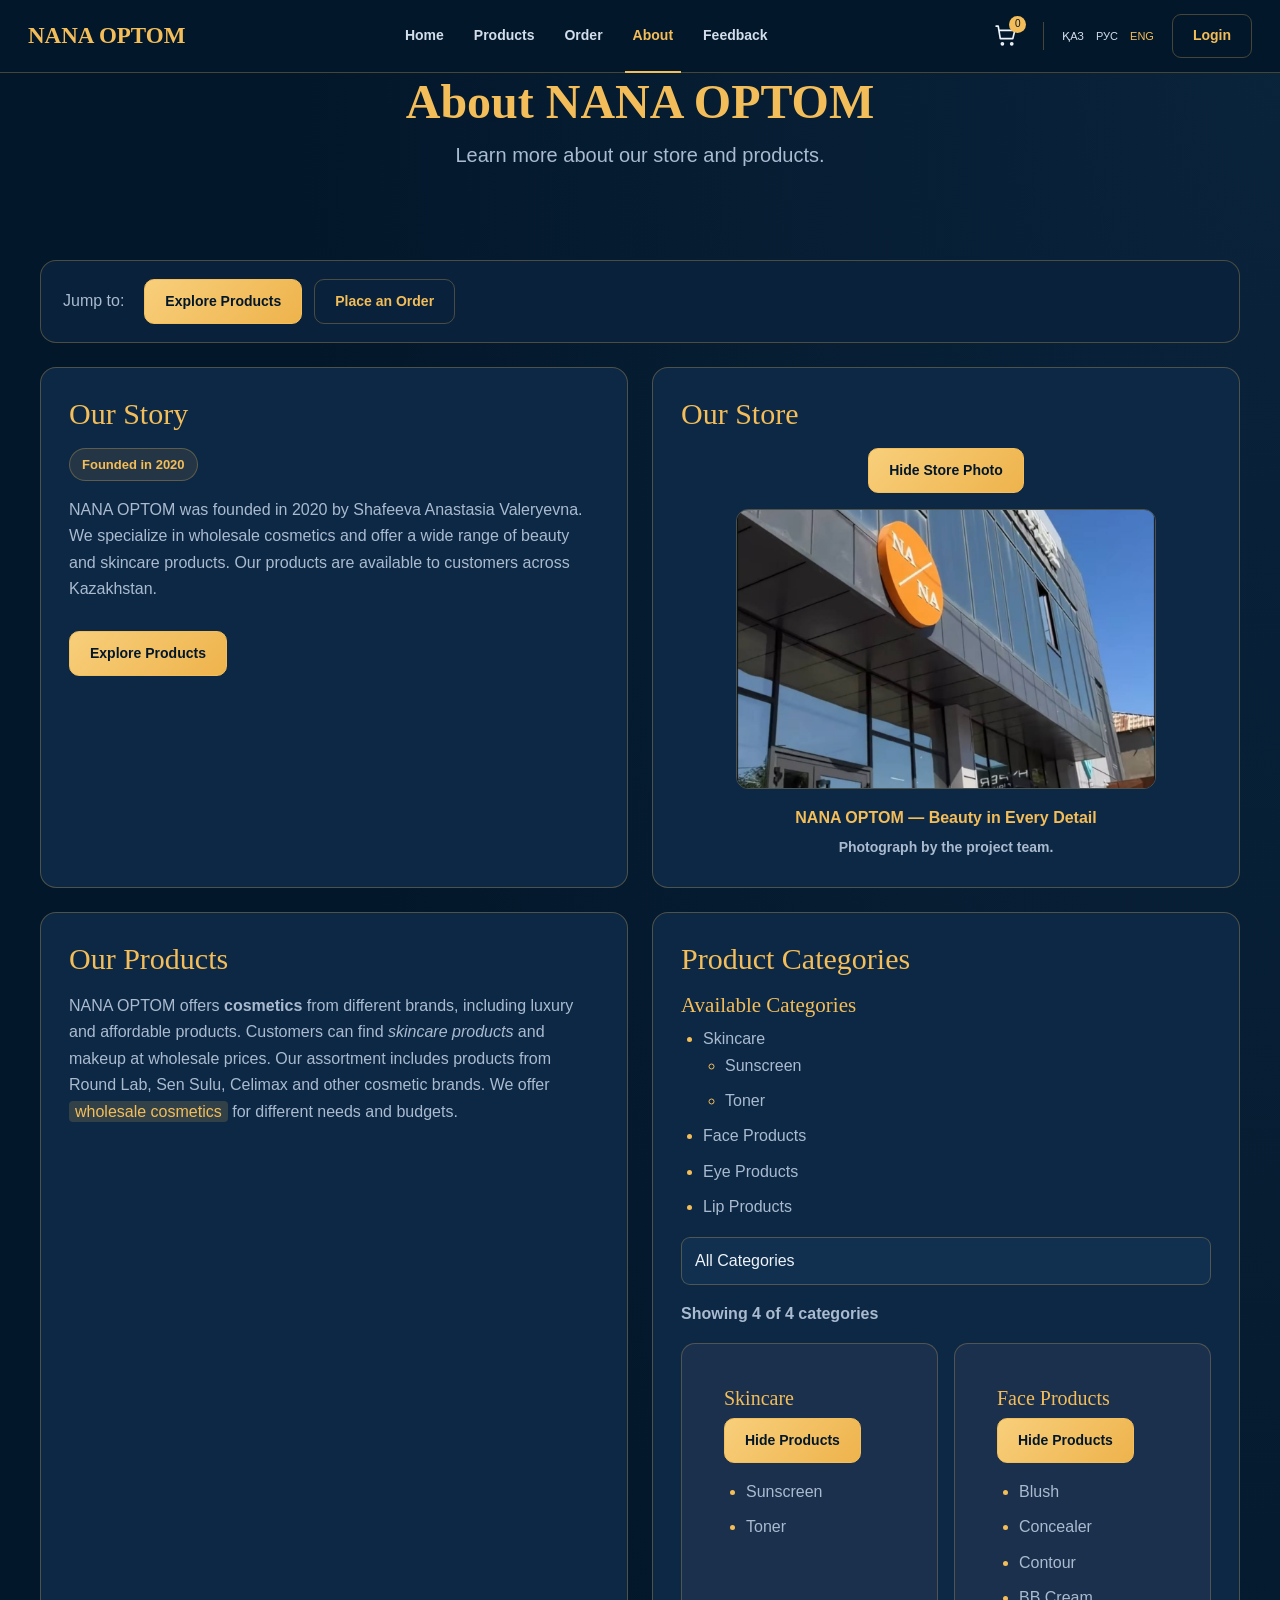
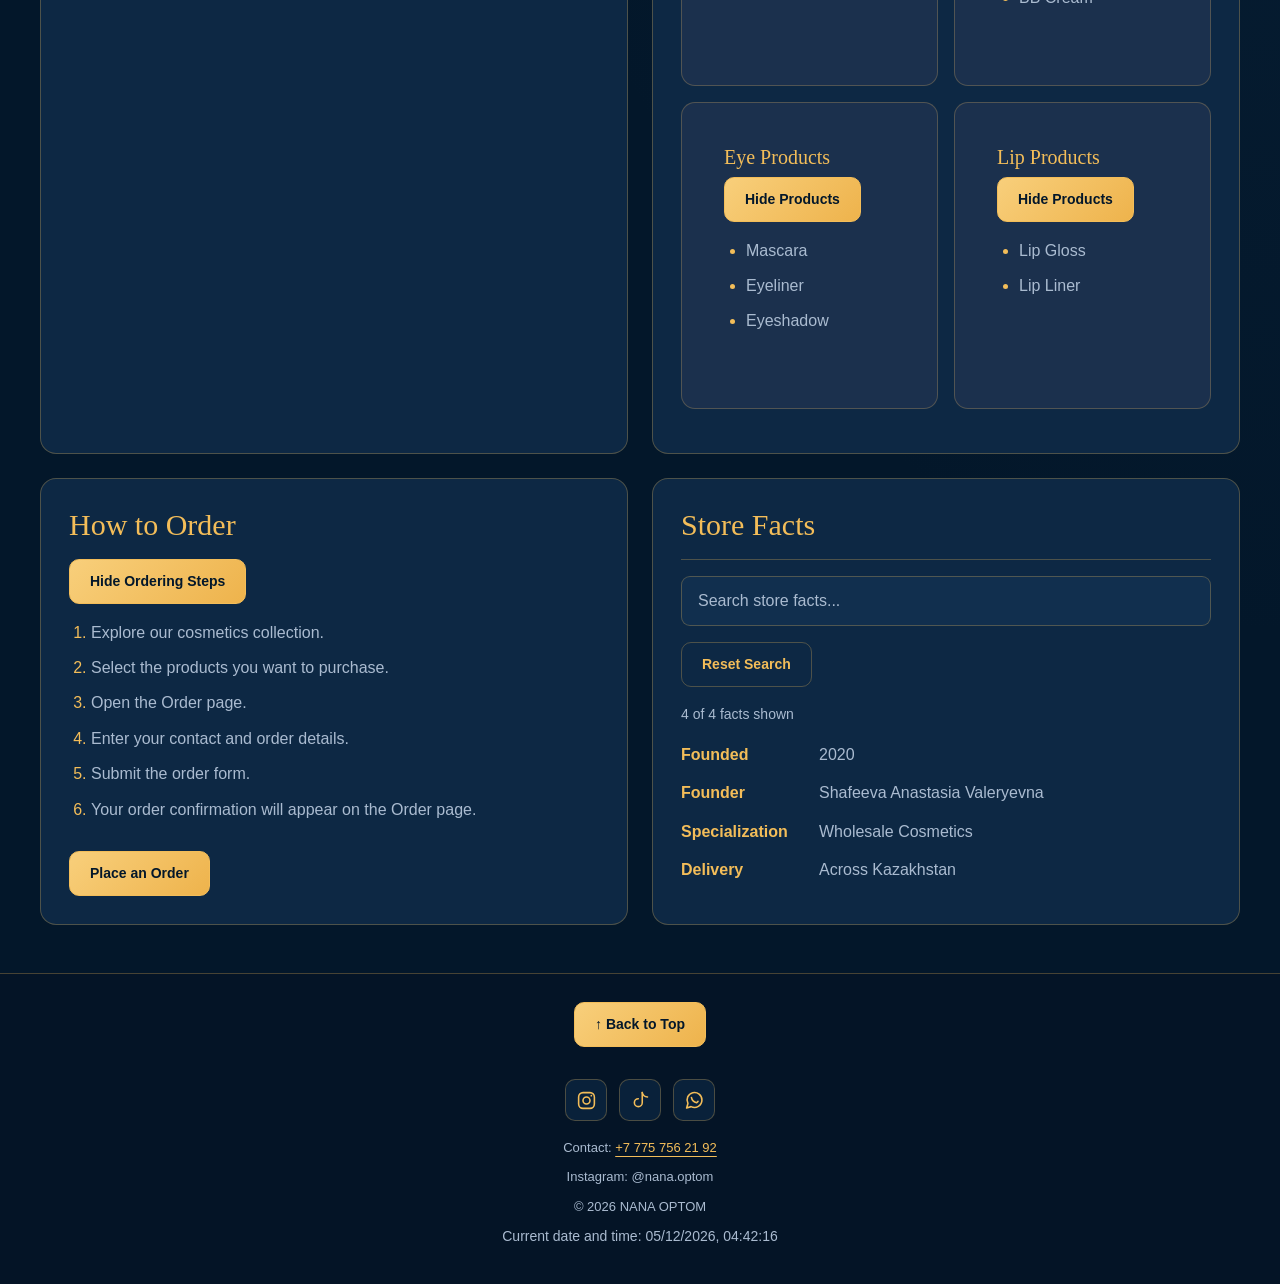
<file: html/about.html>
<!DOCTYPE html>
<!-- Author: Assiya Yesmagambet -->
<html lang="en">

<head>
    <meta charset="UTF-8">
    <meta name="viewport" content="width=device-width, initial-scale=1.0">
    <meta name="description" content="About NANA OPTOM wholesale cosmetics store">
    <meta name="author" content="Assiya Yesmagambet">
    <title>NANA OPTOM | About</title>

    <!-- Bootstrap 5.3.3 -->
    <link href="https://cdn.jsdelivr.net/npm/bootstrap@5.3.3/dist/css/bootstrap.min.css"
          rel="stylesheet">

    <!-- Custom CSS -->
    <link rel="stylesheet" href="../css/base.css">
    <link rel="stylesheet" href="../css/assiya.css">
    <link rel="stylesheet" href="../css/theme.css">
</head>

<body>

<div class="text-center mb-5">
    <h1 class="display-5 fw-bold">About NANA OPTOM</h1>
    <p class="lead">Learn more about our store and products.</p>
</div>


<!-- Bootstrap responsive navigation -->
<nav class="navbar navbar-expand-lg navbar-dark">

    <div class="container">

        <a class="navbar-brand fw-bold"
           href="index.html">
            NANA OPTOM
        </a>

        <button class="navbar-toggler"
                type="button"
                data-bs-toggle="collapse"
                data-bs-target="#mainNavbar"
                aria-controls="mainNavbar"
                aria-expanded="false"
                aria-label="Toggle navigation">

            <span class="navbar-toggler-icon"></span>

        </button>


        <div class="collapse navbar-collapse"
             id="mainNavbar">

            <ul class="navbar-nav ms-auto align-items-lg-center gap-lg-3">

                <li class="nav-item">
                    <a class="nav-link"
                       href="index.html">
                        Home
                    </a>
                </li>

                <li class="nav-item">
                    <a class="nav-link"
                       href="products.html">
                        Products
                    </a>
                </li>

                <li class="nav-item">
                    <a class="nav-link"
                       href="order.html">
                        Order
                    </a>
                </li>

                <li class="nav-item">
                    <a class="nav-link active"
                       aria-current="page"
                       href="about.html">
                        About
                    </a>
                </li>

                <li class="nav-item">
                    <a class="nav-link"
                       href="feedback.html">
                        Feedback
                    </a>
                </li>

            </ul>

        </div>


        <!-- Login remains visible outside the collapsed menu -->
        <a class="nav-link login-link ms-3"
           href="login.html">
            Login
        </a>

    </div>

</nav>


<!-- Bootstrap container centers the About content -->
<main id="about-main"
      class="container my-4 p-4">


    <!-- Quick navigation -->
    <div id="about-actions"
         class="quick-links mb-4">

        <span class="me-2">Jump to:</span>

        <a id="explore-products-button"
           href="products.html"
           class="btn btn-warning">
            Explore Products
        </a>

        <a id="place-order-button"
           href="order.html"
           class="btn btn-outline-warning">
            Place an Order
        </a>

    </div>


    <!-- Brand information -->
    <article id="brand-story"
             class="brand-story">

        <h2>Our Story</h2>

        <p class="brand-year">
            Founded in 2020
        </p>

        <p>
            NANA OPTOM was founded in 2020 by Shafeeva Anastasia Valeryevna.
            We specialize in wholesale cosmetics and offer a wide range
            of beauty and skincare products. Our products are available
            to customers across Kazakhstan.
        </p>

        <a id="story-products-button"
           href="products.html"
           class="btn gold-button">
            Explore Products
        </a>

    </article>


    <!-- Store photograph -->
    <section id="store-gallery"
             class="photo-gallery">

        <h2>Our Store</h2>

        <figure class="brand-photo">

            <img src="../images/nanaoptom.jpg"
                 class="img-fluid rounded-3"
                 alt="NANA OPTOM cosmetics store"
                 width="300">

            <figcaption>
                NANA OPTOM — Beauty in Every Detail
                <small>Photograph by the project team.</small>
            </figcaption>

        </figure>

    </section>


    <!-- Product information -->
    <section id="mission-section"
             class="mission-section">

        <h2>Our Products</h2>

        <p>
            NANA OPTOM offers <strong>cosmetics</strong> from different brands,
            including luxury and affordable products. Customers can find
            <em>skincare products</em> and makeup at wholesale prices.
            Our assortment includes products from Round Lab, Sen Sulu,
            Celimax and other cosmetic brands.
            We offer <mark>wholesale cosmetics</mark> for different needs
            and budgets.
        </p>

    </section>


    <!-- Product categories -->
    <section id="categories"
             class="symbol-section">

        <h2>Product Categories</h2>

        <aside>

            <h3>Available Categories</h3>

            <ul>

                <li>
                    Skincare

                    <ul>
                        <li>Sunscreen</li>
                        <li>Toner</li>
                    </ul>

                </li>

                <li>Face Products</li>
                <li>Eye Products</li>
                <li>Lip Products</li>

            </ul>

        </aside>

    </section>


    <!-- Ordering instructions -->
    <section id="order-steps"
             class="order-steps-section">

        <h2>How to Order</h2>

        <ol>
            <li>Explore our cosmetics collection.</li>
            <li>Select the products you want to purchase.</li>
            <li>Open the Order page.</li>
            <li>Enter your contact and order details.</li>
            <li>Submit the order form.</li>
            <li>Your order confirmation will appear on the Order page.</li>
        </ol>

        <a id="how-to-order-button"
           href="order.html"
           class="btn gold-button">
            Place an Order
        </a>

    </section>


    <!-- Store facts -->
    <section id="store-facts"
             class="facts-section">

        <h2>Store Facts</h2>

        <hr>

        <dl>

            <dt>Founded</dt>
            <dd>2020</dd>

            <dt>Founder</dt>
            <dd>Shafeeva Anastasia Valeryevna</dd>

            <dt>Specialization</dt>
            <dd>Wholesale Cosmetics</dd>

            <dt>Delivery</dt>
            <dd>Across Kazakhstan</dd>

        </dl>

    </section>

</main>


<footer>

    <div class="footer-social">

        <!-- Instagram -->
        <a href="https://www.instagram.com/nana.optom/"
           target="_blank"
           rel="noopener noreferrer"
           aria-label="Instagram"
           title="Instagram">

            <svg viewBox="0 0 24 24"
                 aria-hidden="true">

                <rect x="3"
                      y="3"
                      width="18"
                      height="18"
                      rx="5">
                </rect>

                <circle cx="12"
                        cy="12"
                        r="4">
                </circle>

                <circle cx="17.5"
                        cy="6.5"
                        r="1"
                        class="icon-dot">
                </circle>

            </svg>

        </a>


        <!-- TikTok -->
        <a href="https://www.tiktok.com/@nana.optom?_r=1&amp;_t=ZS-9A1kYobpDSX"
           target="_blank"
           rel="noopener noreferrer"
           aria-label="TikTok"
           title="TikTok">

            <svg viewBox="0 0 24 24"
                 aria-hidden="true">

                <path d="M14 3v11.5a4.5 4.5 0 1 1-4.5-4.5"></path>

                <path d="M14 3c.7 3.2 2.5 4.8 6 5"></path>

            </svg>

        </a>


        <!-- WhatsApp -->
        <a href="https://wa.me/77781003727"
           target="_blank"
           rel="noopener noreferrer"
           aria-label="WhatsApp"
           title="WhatsApp">

            <svg viewBox="0 0 24 24"
                 aria-hidden="true">

                <path d="M20.5 11.5a8.5 8.5 0 0 1-12.4 7.5L3 20.5l1.5-5.1A8.5 8.5 0 1 1 20.5 11.5Z"></path>

                <path d="M8.5 8.5c.5 3 3 5.5 6 6l1.5-1.5"></path>

            </svg>

        </a>

    </div>


    <p>
        Contact:
        <a href="tel:+77757562192">
            +7 775 756 21 92
        </a>
    </p>

    <p>Instagram: @nana.optom</p>

    <p>&copy; 2026 NANA OPTOM</p>

</footer>


<!-- Bootstrap JavaScript for the mobile menu -->
<script src="https://cdn.jsdelivr.net/npm/bootstrap@5.3.3/dist/js/bootstrap.bundle.min.js"></script>


<script src="../js/main.js"></script>
<script src="https://code.jquery.com/jquery-3.7.1.min.js"></script>
<script src="../js/about.js"></script>
</body>
</html>
</file>
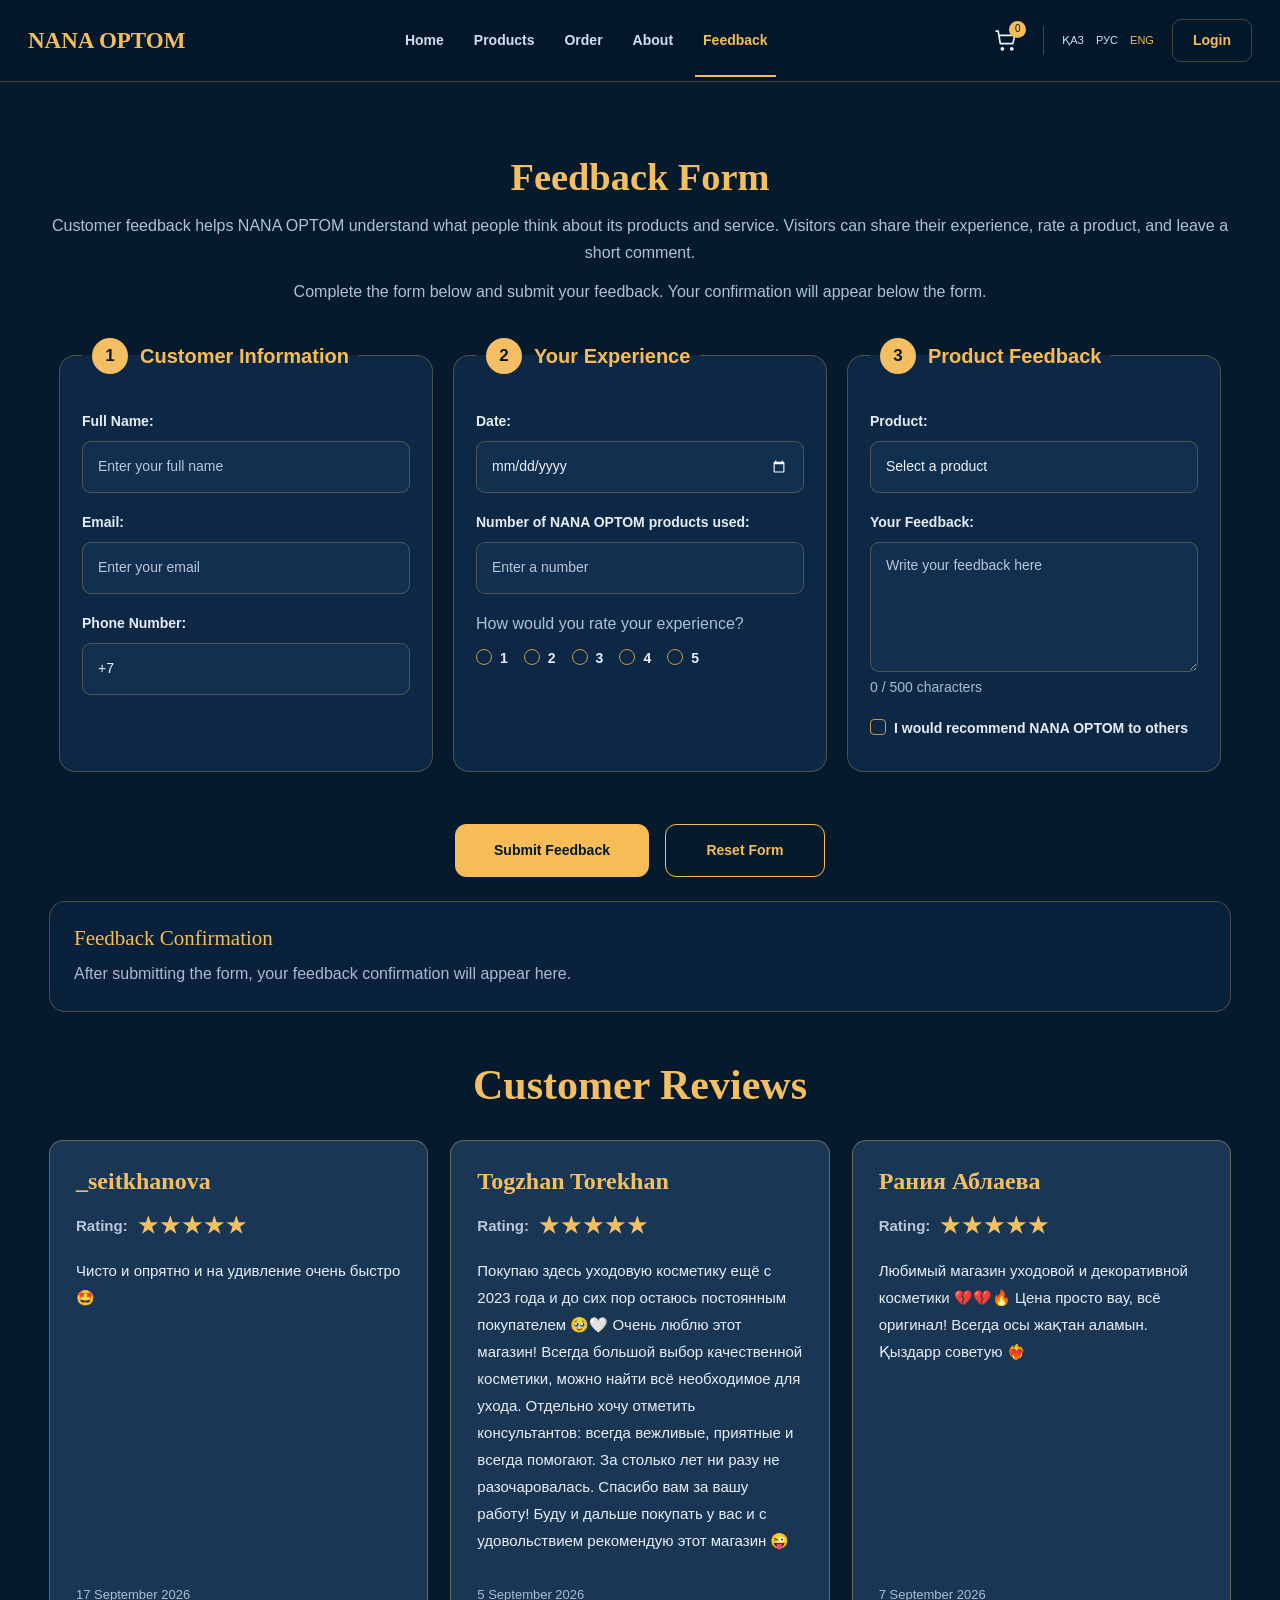
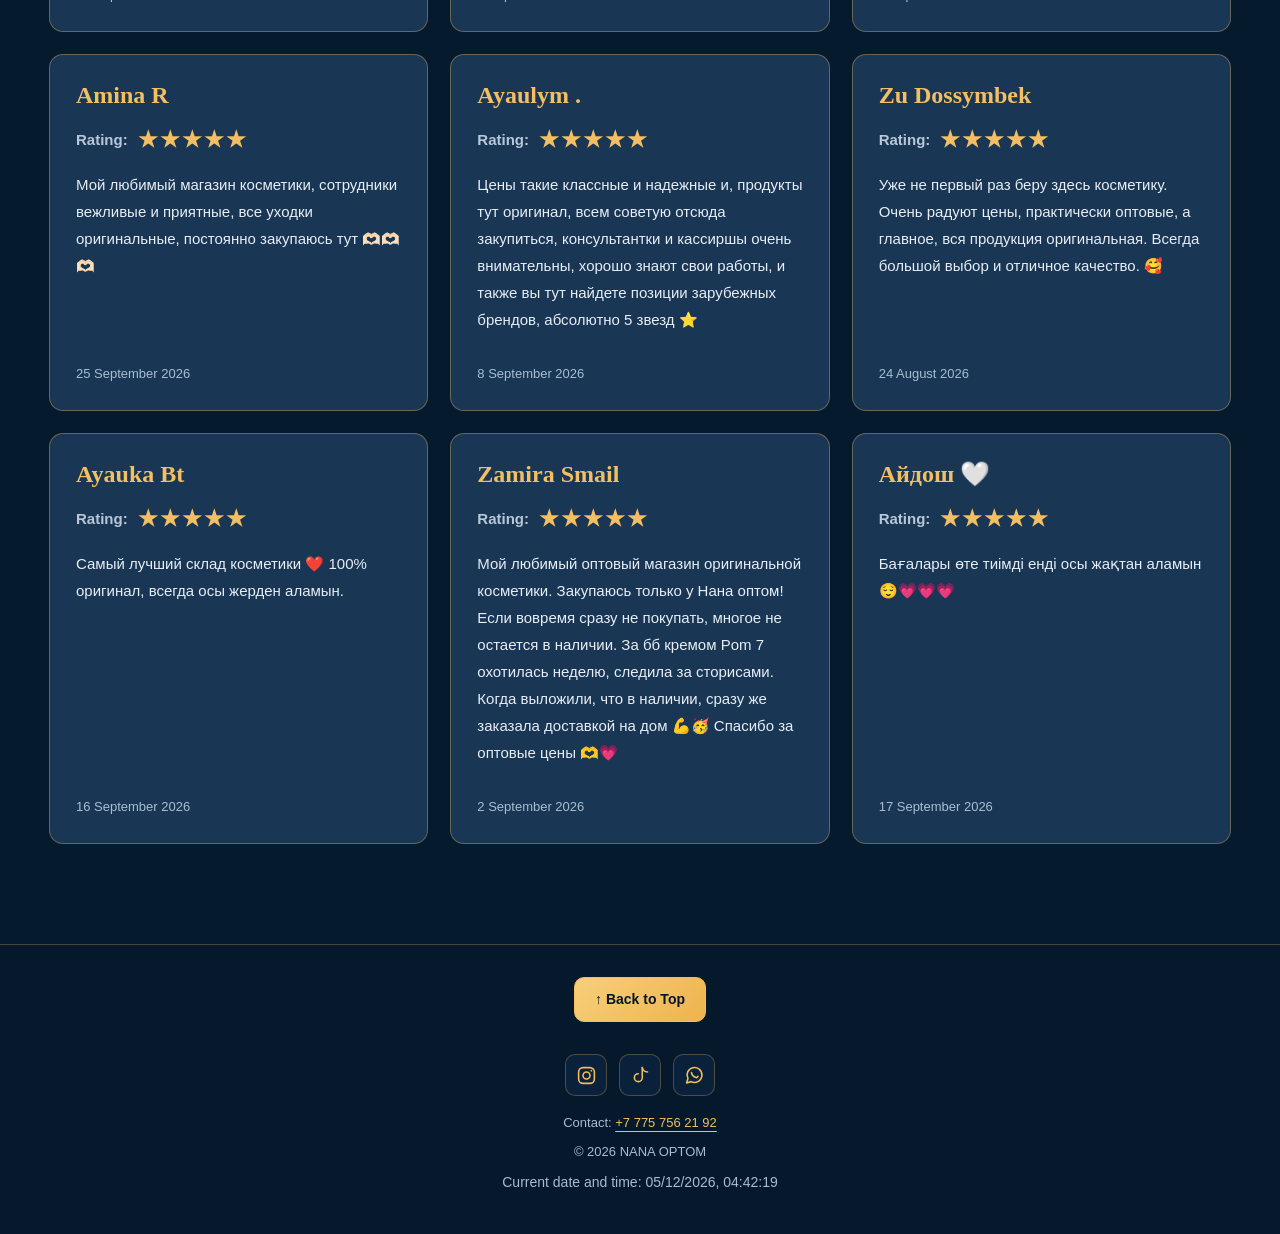
<file: html/feedback.html>
<!DOCTYPE html>
<!-- Author: Assiya Yesmagambet -->
<html lang="en">

<head>
    <meta charset="UTF-8">
    <meta name="viewport" content="width=device-width, initial-scale=1.0">
    <meta name="description" content="Feedback page for NANA OPTOM cosmetics store">
    <meta name="author" content="Assiya Yesmagambet">
    <title>NANA OPTOM | Feedback</title>

    <!-- Bootstrap 5.3.3 -->
    <link href="https://cdn.jsdelivr.net/npm/bootstrap@5.3.3/dist/css/bootstrap.min.css"
          rel="stylesheet">

    <!-- Custom CSS -->
    <link rel="stylesheet" href="../css/base.css">
    <link rel="stylesheet" href="../css/assiya.css">
    <link rel="stylesheet" href="../css/theme.css">
    <link rel="stylesheet" href="../css/inner-pages.css">
</head>

<body>


<!-- Bootstrap responsive navigation -->
<nav class="navbar navbar-expand-lg navbar-dark">
    <div class="container">

        <a class="navbar-brand fw-bold" href="index.html">
            NANA OPTOM
        </a>

        <button class="navbar-toggler"
                type="button"
                data-bs-toggle="collapse"
                data-bs-target="#mainNavbar"
                aria-controls="mainNavbar"
                aria-expanded="false"
                aria-label="Toggle navigation">
            <span class="navbar-toggler-icon"></span>
        </button>

        <div class="collapse navbar-collapse" id="mainNavbar">

            <ul class="navbar-nav ms-auto align-items-lg-center gap-lg-3">

                <li class="nav-item">
                    <a class="nav-link" href="index.html">Home</a>
                </li>

                <li class="nav-item">
                    <a class="nav-link" href="products.html">Products</a>
                </li>

                <li class="nav-item">
                    <a class="nav-link" href="order.html">Order</a>
                </li>

                <li class="nav-item">
                    <a class="nav-link" href="about.html">About</a>
                </li>

                <li class="nav-item">
                    <a class="nav-link active"
                       aria-current="page"
                       href="feedback.html">
                        Feedback
                    </a>
                </li>

            </ul>

        </div>

        <!-- Login stays visible outside the collapsed menu -->
        <a class="nav-link login-link ms-3"
           href="login.html">
            Login
        </a>

    </div>
</nav>


<main id="feedback-main" class="container my-4 p-4">

    <section id="feedback-section" class="feedback-section">

        <h2>Feedback Form</h2>

        <p>
            Customer feedback helps NANA OPTOM understand what people think
            about its products and service. Visitors can share their experience,
            rate a product, and leave a short comment.
        </p>

        <p>
            Complete the form below and submit your feedback.
            Your confirmation will appear below the form.
        </p>


        <!-- Prepared for future JavaScript -->
        <form id="feedback-form"
              class="feedback-form row g-4">

            <!-- Customer Information -->
            <div class="col-12 col-lg-4">

                <fieldset class="feedback-group h-100 p-3">

                    <legend>Customer Information</legend>

                    <div class="mb-3">

                        <label for="feedback-name"
                               class="form-label">
                            Full Name:
                        </label>

                        <input type="text"
                               class="form-control"
                               id="feedback-name"
                               name="feedback-name"
                               placeholder="Enter your full name"
                               required>

                    </div>


                    <div class="mb-3">

                        <label for="feedback-email"
                               class="form-label">
                            Email:
                        </label>

                        <input type="email"
                               class="form-control"
                               id="feedback-email"
                               name="feedback-email"
                               placeholder="Enter your email"
                               required>

                    </div>


                    <div class="mb-3">

                        <label for="feedback-phone"
                               class="form-label">
                            Phone Number:
                        </label>

                        <input
                            class="form-control"
                            id="feedback-phone"
                            name="feedback-phone"
                            type="tel"
                            inputmode="numeric"
                            maxlength="16"
                            value="+7 "
                            autocomplete="tel"
                        >

                    </div>

                </fieldset>

            </div>


            <!-- Your Experience -->
            <div class="col-12 col-lg-4">

                <fieldset class="feedback-group h-100 p-3">

                    <legend>Your Experience</legend>


                    <div class="mb-3">

                        <label for="visit-date"
                               class="form-label">
                            Date:
                        </label>

                        <input type="date"
                               class="form-control"
                               id="visit-date"
                               name="visit-date"
                               required>

                    </div>


                    <div class="mb-3">

                        <label for="purchase-count"
                               class="form-label">
                            Number of NANA OPTOM products used:
                        </label>

                        <input type="number"
                               class="form-control"
                               id="purchase-count"
                               name="purchase-count"
                               min="1"
                               placeholder="Enter a number"
                               required>

                    </div>


                    <p class="mb-2">
                        How would you rate your experience?
                    </p>

                    <div class="d-flex flex-wrap gap-3">

                        <div class="form-check">

                            <input class="form-check-input"
                                   type="radio"
                                   id="rating-1"
                                   name="rating"
                                   value="1"
                                   required>

                            <label class="form-check-label"
                                   for="rating-1">
                                1
                            </label>

                        </div>


                        <div class="form-check">

                            <input class="form-check-input"
                                   type="radio"
                                   id="rating-2"
                                   name="rating"
                                   value="2">

                            <label class="form-check-label"
                                   for="rating-2">
                                2
                            </label>

                        </div>


                        <div class="form-check">

                            <input class="form-check-input"
                                   type="radio"
                                   id="rating-3"
                                   name="rating"
                                   value="3">

                            <label class="form-check-label"
                                   for="rating-3">
                                3
                            </label>

                        </div>


                        <div class="form-check">

                            <input class="form-check-input"
                                   type="radio"
                                   id="rating-4"
                                   name="rating"
                                   value="4">

                            <label class="form-check-label"
                                   for="rating-4">
                                4
                            </label>

                        </div>


                        <div class="form-check">

                            <input class="form-check-input"
                                   type="radio"
                                   id="rating-5"
                                   name="rating"
                                   value="5">

                            <label class="form-check-label"
                                   for="rating-5">
                                5
                            </label>

                        </div>

                    </div>

                </fieldset>

            </div>


            <!-- Product Feedback -->
            <div class="col-12 col-lg-4">

                <fieldset class="feedback-group h-100 p-3">

                    <legend>Product Feedback</legend>


                    <div class="mb-3">

                        <label for="feedback-product"
                               class="form-label">
                            Product:
                        </label>

                        <select class="form-select"
                                id="feedback-product"
                                name="feedback-product"
                                required>

                            <option value="">
                                Select a product
                            </option>

                            <option value="lip-gloss">
                                Lip Gloss
                            </option>

                            <option value="mascara">
                                Mascara
                            </option>

                            <option value="bb-cream">
                                BB Cream
                            </option>

                            <option value="round-lab-spf">
                                Round Lab SPF
                            </option>

                            <option value="celimax-toner">
                                Celimax Toner
                            </option>

                            <option value="mini-blush">
                                Mini Blush
                            </option>

                            <option value="brow-pencil">
                                Brow Pencil
                            </option>

                        </select>

                    </div>


                    <div class="mb-3">

                        <label for="feedback-message"
                               class="form-label">
                            Your Feedback:
                        </label>

                        <textarea class="form-control"
                                  id="feedback-message"
                                  name="feedback-message"
                                  rows="4"
                                  placeholder="Write your feedback here"
                                  required></textarea>

                    </div>


                    <div class="form-check">

                        <input class="form-check-input"
                               type="checkbox"
                               id="recommend"
                               name="recommend">

                        <label class="form-check-label"
                               for="recommend">
                            I would recommend NANA OPTOM to others
                        </label>

                    </div>

                </fieldset>

            </div>


            <!-- Form buttons -->
            <div class="col-12 d-flex flex-wrap justify-content-center gap-3">

                <button id="submit-feedback"
                        class="btn btn-warning"
                        type="submit">
                    Submit Feedback
                </button>

                <button id="reset-feedback"
                        class="btn btn-outline-warning"
                        type="reset">
                    Reset Form
                </button>

            </div>

        </form>


        <!-- Future JavaScript will display the result here -->
        <div id="feedback-confirmation"
             class="mt-4"
             aria-live="polite">

            <h3>Feedback Confirmation</h3>

            <p>
                After submitting the form, your feedback confirmation
                will appear here.
            </p>

        </div>

    </section>

    
<section id="customer-reviews" class="mt-5">
    <h2 class="text-center mb-4">Customer Reviews</h2>

    <div class="reviews-grid">

        <article class="review-card">
            <h3>_seitkhanova</h3>
            <div class="review-rating">
                <span>Rating:</span>
                <span class="review-stars" aria-label="5 out of 5 stars">★★★★★</span>
            </div>
            <p>Чисто и опрятно и на удивление очень быстро 🤩</p>
            <time datetime="2026-09-17">17 September 2026</time>
        </article>

        <article class="review-card">
            <h3>Togzhan Torekhan</h3>
            <div class="review-rating">
                <span>Rating:</span>
                <span class="review-stars" aria-label="5 out of 5 stars">★★★★★</span>
            </div>
            <p>Покупаю здесь уходовую косметику ещё с 2023 года и до сих пор остаюсь постоянным покупателем 🥹🤍 Очень люблю этот магазин! Всегда большой выбор качественной косметики, можно найти всё необходимое для ухода. Отдельно хочу отметить консультантов: всегда вежливые, приятные и всегда помогают. За столько лет ни разу не разочаровалась. Спасибо вам за вашу работу! Буду и дальше покупать у вас и с удовольствием рекомендую этот магазин 😜</p>
            <time datetime="2026-09-05">5 September 2026</time>
        </article>

        <article class="review-card">
            <h3>Рания Аблаева</h3>
            <div class="review-rating">
                <span>Rating:</span>
                <span class="review-stars" aria-label="5 out of 5 stars">★★★★★</span>
            </div>
            <p>Любимый магазин уходовой и декоративной косметики 💔💔🔥 Цена просто вау, всё оригинал! Всегда осы жақтан аламын. Қыздарр советую ❤️‍🔥</p>
            <time datetime="2026-09-07">7 September 2026</time>
        </article>

        <article class="review-card">
            <h3>Amina R</h3>
            <div class="review-rating">
                <span>Rating:</span>
                <span class="review-stars" aria-label="5 out of 5 stars">★★★★★</span>
            </div>
            <p>Мой любимый магазин косметики, сотрудники вежливые и приятные, все уходки оригинальные, постоянно закупаюсь тут 🫶🏻🫶🏻🫶🏻</p>
            <time datetime="2026-09-25">25 September 2026</time>
        </article>

        <article class="review-card">
            <h3>Ayaulym .</h3>
            <div class="review-rating">
                <span>Rating:</span>
                <span class="review-stars" aria-label="5 out of 5 stars">★★★★★</span>
            </div>
            <p>Цены такие классные и надежные и, продукты тут оригинал, всем советую отсюда закупиться, консультантки и кассиршы очень внимательны, хорошо знают свои работы, и также вы тут найдете позиции зарубежных брендов, абсолютно 5 звезд ⭐</p>
            <time datetime="2026-09-08">8 September 2026</time>
        </article>

        <article class="review-card">
            <h3>Zu Dossymbek</h3>
            <div class="review-rating">
                <span>Rating:</span>
                <span class="review-stars" aria-label="5 out of 5 stars">★★★★★</span>
            </div>
            <p>Уже не первый раз беру здесь косметику. Очень радуют цены, практически оптовые, а главное, вся продукция оригинальная. Всегда большой выбор и отличное качество. 🥰</p>
            <time datetime="2026-08-24">24 August 2026</time>
        </article>

        <article class="review-card">
            <h3>Ayauka Bt</h3>
            <div class="review-rating">
                <span>Rating:</span>
                <span class="review-stars" aria-label="5 out of 5 stars">★★★★★</span>
            </div>
            <p>Самый лучший склад косметики ❤️ 100% оригинал, всегда осы жерден аламын.</p>
            <time datetime="2026-09-16">16 September 2026</time>
        </article>

        <article class="review-card">
            <h3>Zamira Smail</h3>
            <div class="review-rating">
                <span>Rating:</span>
                <span class="review-stars" aria-label="5 out of 5 stars">★★★★★</span>
            </div>
            <p>Мой любимый оптовый магазин оригинальной косметики. Закупаюсь только у Нана оптом! Если вовремя сразу не покупать, многое не остается в наличии. За бб кремом Pom 7 охотилась неделю, следила за сторисами. Когда выложили, что в наличии, сразу же заказала доставкой на дом 💪🥳 Спасибо за оптовые цены 🫶💗</p>
            <time datetime="2026-09-02">2 September 2026</time>
        </article>

        <article class="review-card">
            <h3>Айдош 🤍</h3>
            <div class="review-rating">
                <span>Rating:</span>
                <span class="review-stars" aria-label="5 out of 5 stars">★★★★★</span>
            </div>
            <p>Бағалары өте тиімді енді осы жақтан аламын 😌💗💗💗</p>
            <time datetime="2026-09-17">17 September 2026</time>
        </article>

    </div>
</section>


</main>


<footer>

    <div class="footer-social">

        <!-- Instagram -->
        <a href="https://www.instagram.com/nana.optom/"
           target="_blank"
           rel="noopener noreferrer"
           aria-label="Instagram"
           title="Instagram">

            <svg viewBox="0 0 24 24" aria-hidden="true">
                <rect x="3"
                      y="3"
                      width="18"
                      height="18"
                      rx="5">
                </rect>

                <circle cx="12"
                        cy="12"
                        r="4">
                </circle>

                <circle cx="17.5"
                        cy="6.5"
                        r="1"
                        class="icon-dot">
                </circle>
            </svg>

        </a>


        <!-- TikTok -->
        <a href="https://www.tiktok.com/@nana.optom?_r=1&amp;_t=ZS-9A1kYobpDSX"
           target="_blank"
           rel="noopener noreferrer"
           aria-label="TikTok"
           title="TikTok">

            <svg viewBox="0 0 24 24" aria-hidden="true">
                <path d="M14 3v11.5a4.5 4.5 0 1 1-4.5-4.5"></path>
                <path d="M14 3c.7 3.2 2.5 4.8 6 5"></path>
            </svg>

        </a>


        <!-- WhatsApp -->
        <a href="https://wa.me/77781003727"
           target="_blank"
           rel="noopener noreferrer"
           aria-label="WhatsApp"
           title="WhatsApp">

            <svg viewBox="0 0 24 24" aria-hidden="true">
                <path d="M20.5 11.5a8.5 8.5 0 0 1-12.4 7.5L3 20.5l1.5-5.1A8.5 8.5 0 1 1 20.5 11.5Z"></path>
                <path d="M8.5 8.5c.5 3 3 5.5 6 6l1.5-1.5"></path>
            </svg>

        </a>

    </div>


    <p>
        Contact:
        <a href="tel:+77757562192">
            +7 775 756 21 92
        </a>
    </p>

    <p>&copy; 2026 NANA OPTOM</p>

</footer>


<!-- Bootstrap JavaScript for the mobile menu -->
<script src="https://cdn.jsdelivr.net/npm/bootstrap@5.3.3/dist/js/bootstrap.bundle.min.js"></script>

<script src="../js/main.js" defer></script>
<script src="../js/feedback.js" defer></script>

</body>
</html>
</file>
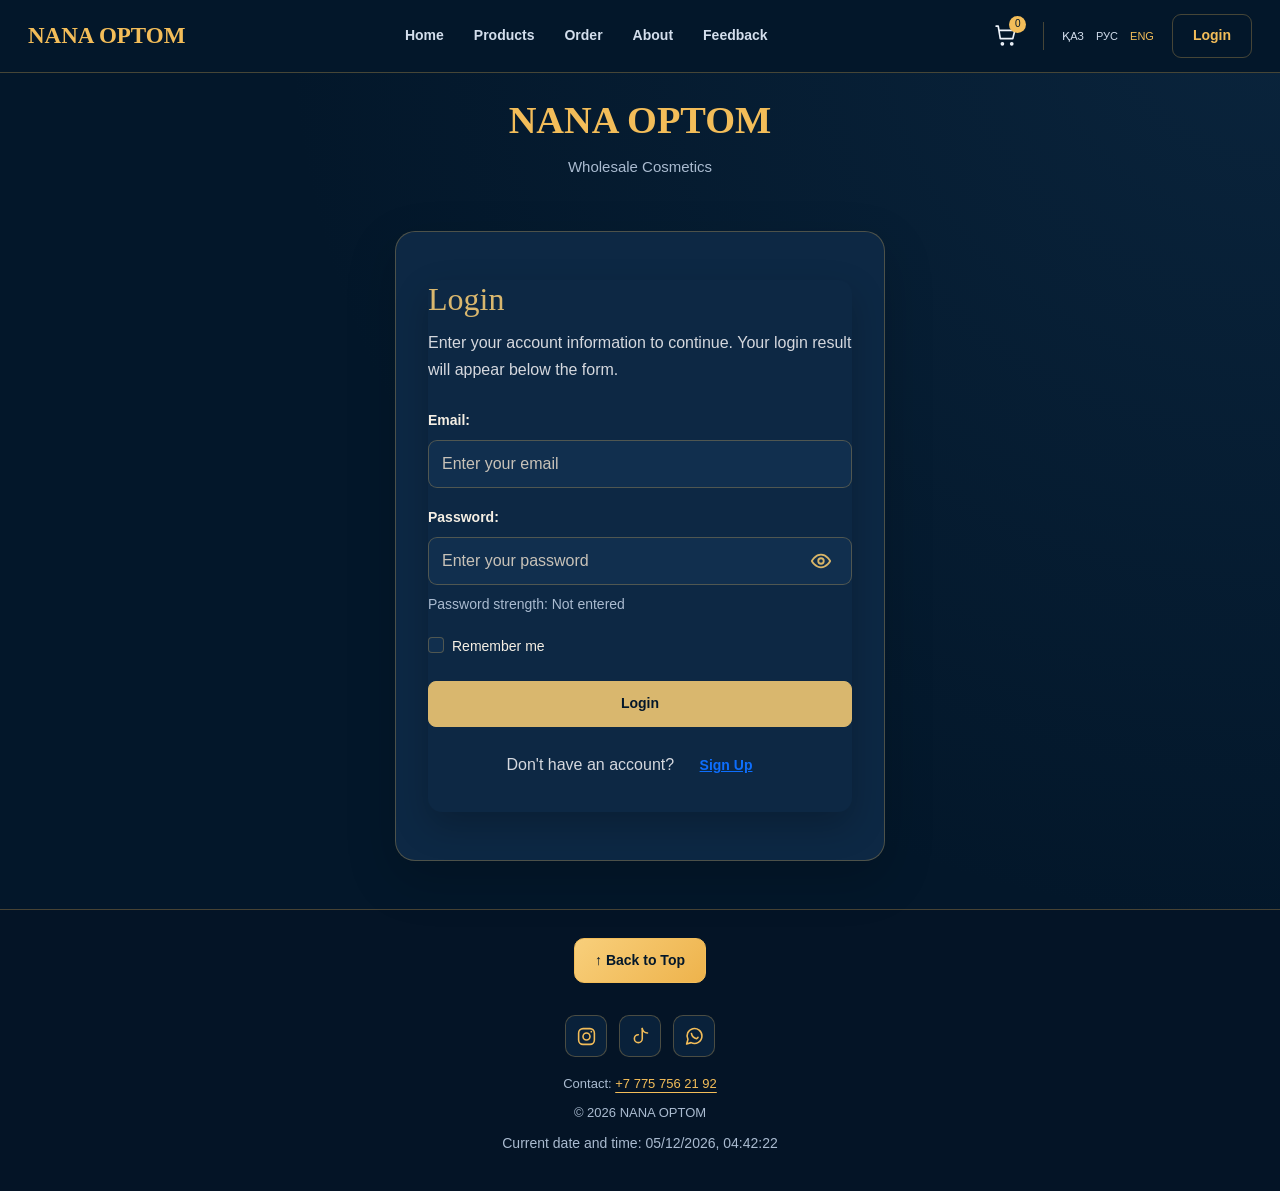
<file: html/login.html>
<!DOCTYPE html>
<!-- Authors: Aida Khalila and Assiya Yesmagambet -->
<html lang="en">

<head>
    <meta charset="UTF-8">
    <meta name="viewport" content="width=device-width, initial-scale=1.0">
    <meta name="description" content="Login page for NANA OPTOM">
    <meta name="author" content="Aida Khalila and Assiya Yesmagambet">
    <title>NANA OPTOM | Login</title>

    <!-- Bootstrap 5.3.3 -->
    <link href="https://cdn.jsdelivr.net/npm/bootstrap@5.3.3/dist/css/bootstrap.min.css"
          rel="stylesheet">

    <!-- Custom CSS -->
    <link rel="stylesheet" href="../css/base.css">
    <link rel="stylesheet" href="../css/login.css">
    <link rel="stylesheet" href="../css/theme.css">
    <link rel="stylesheet" href="../css/login-eye.css">
</head>

<body>

<header class="text-center py-4 px-3">
    <h1 class="display-5 fw-bold">NANA OPTOM</h1>
    <p class="lead mb-0">Wholesale Cosmetics</p>
</header>


<!-- Bootstrap responsive navigation -->
<nav class="navbar navbar-expand-lg navbar-dark">

    <div class="container">

        <a class="navbar-brand fw-bold"
           href="index.html">
            NANA OPTOM
        </a>

        <button class="navbar-toggler"
                type="button"
                data-bs-toggle="collapse"
                data-bs-target="#mainNavbar"
                aria-controls="mainNavbar"
                aria-expanded="false"
                aria-label="Toggle navigation">

            <span class="navbar-toggler-icon"></span>

        </button>


        <div class="collapse navbar-collapse"
             id="mainNavbar">

            <ul class="navbar-nav ms-auto align-items-lg-center gap-lg-3">

                <li class="nav-item">
                    <a class="nav-link"
                       href="index.html">
                        Home
                    </a>
                </li>

                <li class="nav-item">
                    <a class="nav-link"
                       href="products.html">
                        Products
                    </a>
                </li>

                <li class="nav-item">
                    <a class="nav-link"
                       href="order.html">
                        Order
                    </a>
                </li>

                <li class="nav-item">
                    <a class="nav-link"
                       href="about.html">
                        About
                    </a>
                </li>

                <li class="nav-item">
                    <a class="nav-link"
                       href="feedback.html">
                        Feedback
                    </a>
                </li>

            </ul>

        </div>


        <!-- Login remains visible outside the collapsed menu -->
        <a class="nav-link login-link active ms-3"
           aria-current="page"
           href="login.html">
            Login
        </a>

    </div>

</nav>


<!-- Login form -->
<main id="login-main"
      class="container my-4 p-4">

    <section id="login-section"
             class="login-section">

        <h2>Login</h2>

        <p>
            Enter your account information to continue.
            Your login result will appear below the form.
        </p>


        <!-- Prepared for future JavaScript -->
        <form id="login-form"
              class="login-form">

            <div class="mb-3">

                <label for="login-email"
                       class="form-label">
                    Email:
                </label>

                <input type="email"
                       class="form-control"
                       id="login-email"
                       name="login-email"
                       placeholder="Enter your email"
                       autocomplete="email"
                       required>

            </div>


           
<div class="mb-3">
    <label for="login-password" class="form-label">
        Password:
    </label>

    <div class="password-wrapper">
        <input
            type="password"
            id="login-password"
            name="password"
            class="form-control"
            placeholder="Enter your password"
            autocomplete="current-password"
            required
        >

        <button
            type="button"
            id="togglePassword"
            class="password-eye"
            aria-label="Show password"
            aria-pressed="false"
        >
            <svg width="22" height="22"
                 viewBox="0 0 24 24"
                 fill="none"
                 stroke="currentColor"
                 stroke-width="2"
                 stroke-linecap="round"
                 stroke-linejoin="round">
                <path d="M2 12s3.5-7 10-7 10 7 10 7-3.5 7-10 7S2 12 2 12Z"/>
                <circle cx="12" cy="12" r="3"/>
            </svg>
        </button>
    </div>
</div>



            <div class="form-check mb-3">

                <input class="form-check-input"
                       type="checkbox"
                       id="remember"
                       name="remember">

                <label class="form-check-label"
                       for="remember">
                    Remember me
                </label>

            </div>


            <button id="login-button"
                    type="submit"
                    class="btn btn-warning w-100">
                Login
            </button>

        </form>

        <p class="text-center mt-3">
    Don't have an account?
    <button type="button" id="show-signup" class="btn btn-link">
        Sign Up
    </button>
</p>

<section id="signup-section" hidden>
    <h2>Create Account</h2>

    <form id="signup-form">
        <div class="mb-3">
            <label for="signup-name" class="form-label">Full Name</label>
            <input id="signup-name" class="form-control"
                   type="text" autocomplete="name" required>
        </div>

        <div class="mb-3">
            <label for="signup-email" class="form-label">Email</label>
            <input id="signup-email" class="form-control"
                   type="email" autocomplete="email" required>
        </div>

        <div class="mb-3">
            <label for="signup-phone" class="form-label">Phone Number</label>
            <input id="signup-phone" class="form-control"
                   type="tel" inputmode="numeric"
                   maxlength="16" value="+7 " required>
        </div>

        <div class="mb-3">
            <label for="signup-password" class="form-label">Password</label>
            <input id="signup-password" class="form-control"
                   type="password" minlength="8"
                   autocomplete="new-password" required>
        </div>

        <div class="mb-3">
            <label for="signup-confirm" class="form-label">Confirm Password</label>
            <input id="signup-confirm" class="form-control"
                   type="password" minlength="8"
                   autocomplete="new-password" required>
        </div>

        <button type="submit" class="btn btn-warning w-100">
            Sign Up
        </button>

        <p id="signup-result" class="mt-3" role="status"></p>
    </form>

    <button type="button" id="back-to-login" class="btn btn-link">
        Back to Login
    </button>
</section>


        <!-- Future JavaScript will display login result here -->
        <div id="login-result"
             class="mt-4"
             aria-live="polite">

            <h3>Login Result</h3>

            <p>
                After submitting the form, your login result
                will appear here.
            </p>

        </div>

    </section>

</main>


<footer>

    <div class="footer-social">

        <!-- Instagram -->
        <a href="https://www.instagram.com/nana.optom/"
           target="_blank"
           rel="noopener noreferrer"
           aria-label="Instagram"
           title="Instagram">

            <svg viewBox="0 0 24 24"
                 aria-hidden="true">

                <rect x="3"
                      y="3"
                      width="18"
                      height="18"
                      rx="5">
                </rect>

                <circle cx="12"
                        cy="12"
                        r="4">
                </circle>

                <circle cx="17.5"
                        cy="6.5"
                        r="1"
                        class="icon-dot">
                </circle>

            </svg>

        </a>


        <!-- TikTok -->
        <a href="https://www.tiktok.com/@nana.optom?_r=1&amp;_t=ZS-9A1kYobpDSX"
           target="_blank"
           rel="noopener noreferrer"
           aria-label="TikTok"
           title="TikTok">

            <svg viewBox="0 0 24 24"
                 aria-hidden="true">

                <path d="M14 3v11.5a4.5 4.5 0 1 1-4.5-4.5"></path>

                <path d="M14 3c.7 3.2 2.5 4.8 6 5"></path>

            </svg>

        </a>


        <!-- WhatsApp -->
        <a href="https://wa.me/77781003727"
           target="_blank"
           rel="noopener noreferrer"
           aria-label="WhatsApp"
           title="WhatsApp">

            <svg viewBox="0 0 24 24"
                 aria-hidden="true">

                <path d="M20.5 11.5a8.5 8.5 0 0 1-12.4 7.5L3 20.5l1.5-5.1A8.5 8.5 0 1 1 20.5 11.5Z"></path>

                <path d="M8.5 8.5c.5 3 3 5.5 6 6l1.5-1.5"></path>

            </svg>

        </a>

    </div>


    <p>
        Contact:
        <a href="tel:+77757562192">
            +7 775 756 21 92
        </a>
    </p>

    <p>&copy; 2026 NANA OPTOM</p>

</footer>


<!-- Bootstrap JavaScript for the mobile menu -->
<script src="https://cdn.jsdelivr.net/npm/bootstrap@5.3.3/dist/js/bootstrap.bundle.min.js"></script>

<script src="../js/main.js" defer></script>
<script src="../js/login.js" defer></script>

</body>
</html>
</file>
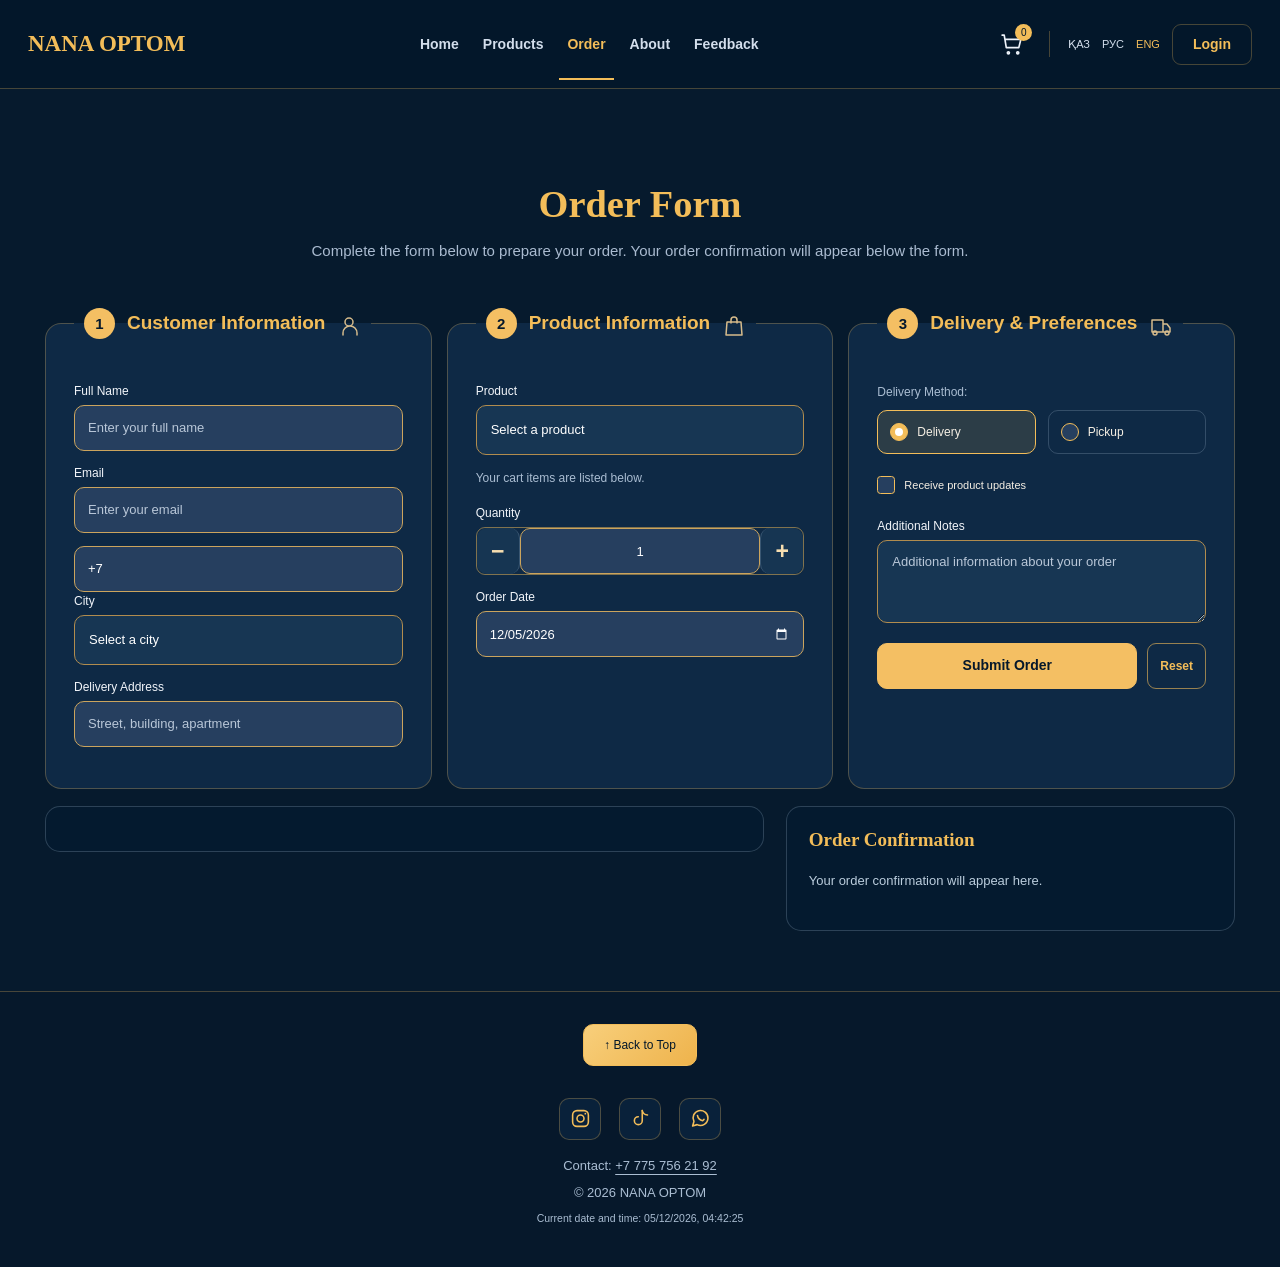
<file: html/order.html>
<!DOCTYPE html>
<!-- Authors: Aida Khalila and Assiya Yesmagambet -->
<html lang="en">
<head>
    <meta charset="UTF-8">
    <meta name="viewport" content="width=device-width, initial-scale=1.0">
    <meta name="description" content="NANA OPTOM wholesale cosmetics order page">
    <title>NANA OPTOM | Order</title>

    <link href="https://cdn.jsdelivr.net/npm/bootstrap@5.3.3/dist/css/bootstrap.min.css"
          rel="stylesheet">

    <link rel="stylesheet" href="../css/base.css">
    <link rel="stylesheet" href="../css/theme.css">
    <link rel="stylesheet" href="../css/order.css">
    <link rel="stylesheet" href="../css/inner-pages.css">

</head>

<body class="order-page">


<!-- Shared Bootstrap Navigation -->
<nav class="navbar navbar-expand-lg navbar-dark">
    <div class="container">

        <a class="navbar-brand fw-bold" href="index.html">
            NANA OPTOM
        </a>

        <button class="navbar-toggler"
                type="button"
                data-bs-toggle="collapse"
                data-bs-target="#mainNavbar"
                aria-controls="mainNavbar"
                aria-expanded="false"
                aria-label="Toggle navigation">
            <span class="navbar-toggler-icon"></span>
        </button>

        <div class="collapse navbar-collapse" id="mainNavbar">
            <ul class="navbar-nav ms-auto align-items-lg-center gap-lg-3">

                <li class="nav-item">
                    <a class="nav-link" href="index.html">Home</a>
                </li>

                <li class="nav-item">
                    <a class="nav-link" href="products.html">Products</a>
                </li>

                <li class="nav-item">
                    <a class="nav-link active"
                       aria-current="page"
                       href="order.html">Order</a>
                </li>

                <li class="nav-item">
                    <a class="nav-link" href="about.html">About</a>
                </li>

                <li class="nav-item">
                    <a class="nav-link" href="feedback.html">Feedback</a>
                </li>

            </ul>
        </div>

        <a class="nav-link login-link ms-3" href="login.html">
            Login
        </a>

    </div>
</nav>


<main id="order-main" class="container">
    <section id="order-section">

        <div class="order-heading">
            <div>
                <h2>Order Form</h2>
                <p>
                    Complete the form below to prepare your order.
                    Your order confirmation will appear below the form.
                </p>
            </div>
        </div>

        <form id="order-form" novalidate aria-label="Order form">

            <!-- CUSTOMER INFORMATION -->
            <fieldset class="nana-form-card">
                <legend>
                    <span class="step-badge">1</span>
                    <span class="legend-title">Customer Information</span>
                    <span class="card-symbol" aria-hidden="true">
                        <svg viewBox="0 0 24 24">
                            <path d="M20 21v-2a7 7 0 0 0-14 0v2M12 12a4 4 0 1 0 0-8 4 4 0 0 0 0 8Z"/>
                        </svg>
                    </span>
                </legend>

                <div class="mb-3">
                    <label class="form-label" for="customer-name">
                        Full Name
                    </label>
                    <input class="form-control"
                           id="customer-name"
                           name="customer-name"
                           type="text"
                           placeholder="Enter your full name"
                           autocomplete="name"
                           required>
                </div>

                <div class="mb-3">
                    <label class="form-label" for="customer-email">
                        Email
                    </label>
                    <input class="form-control"
                           id="customer-email"
                           name="customer-email"
                           type="email"
                           placeholder="Enter your email"
                           autocomplete="email"
                           required>
                </div>

                <input
                    class="form-control"
                    id="customer-phone"
                    name="customer-phone"
                    type="tel"
                    inputmode="numeric"
                    maxlength="16"
                    value="+7 "
                    autocomplete="tel"
                    required
                >

                <div class="mb-3">
                    <label class="form-label" for="customer-city">
                        City
                    </label>
                    <input id="customer-city"
                           name="customer-city"
                           type="hidden">
                </div>

                <div class="mb-3" id="address-group">
                    <label class="form-label" for="customer-address">
                        Delivery Address
                    </label>
                    <input class="form-control"
                           id="customer-address"
                           name="customer-address"
                           type="text"
                           placeholder="Street, building, apartment"
                           autocomplete="street-address">
                </div>
            </fieldset>

            <!-- PRODUCT INFORMATION -->
            <fieldset class="nana-form-card">
                <legend>
                    <span class="step-badge">2</span>
                    <span class="legend-title">Product Information</span>
                    <span class="card-symbol" aria-hidden="true">
                        <svg viewBox="0 0 24 24">
                            <path d="M5 8h14l1 13H4L5 8ZM9 9V6a3 3 0 0 1 6 0v3"/>
                        </svg>
                    </span>
                </legend>

                <div class="mb-3">
                    <label class="form-label" for="product">
                        Product
                    </label>

                    <select class="form-select"
                            id="product"
                            name="product"
                            required>
                        <option value="">Select a product</option>
                        <option value="beauty-blender">Beauty Blender</option>
                        <option value="lip-liner">Lip Liner</option>
                        <option value="mascara">Mascara</option>
                        <option value="mini-blush">Mini Blush</option>
                        <option value="lip-gloss">Lip Gloss</option>
                        <option value="bb-cream">BB Cream</option>
                        <option value="stick-blush">Stick Blush</option>
                        <option value="contour">Contour</option>
                        <option value="round-lab-spf">Round Lab SPF</option>
                        <option value="celimax-toner">Celimax Toner</option>
                        <option value="mini-lip-gloss-set">Mini Lip Gloss Set</option>
                    </select>
                </div>

                <div class="mb-3">
                    <label class="form-label" for="quantity">
                        Quantity
                    </label>

                    <div class="quantity-control">
                        <button type="button"
                                id="quantity-minus"
                                aria-label="Decrease quantity">
                            −
                        </button>

                        <input class="form-control"
                               id="quantity"
                               name="quantity"
                               type="number"
                               min="1"
                               max="9999"
                               step="1"
                               value="1"
                               required>

                        <button type="button"
                                id="quantity-plus"
                                aria-label="Increase quantity">
                            +
                        </button>
                    </div>
                </div>

                <div class="mb-3">
                    <label class="form-label" for="order-date">
                        Order Date
                    </label>

                    <input class="form-control"
                           id="order-date"
                           name="order-date"
                           type="date"
                           required>
                </div>
            </fieldset>

            <!-- DELIVERY AND PREFERENCES -->
            <fieldset class="nana-form-card">
                <legend>
                    <span class="step-badge">3</span>
                    <span class="legend-title">Delivery &amp; Preferences</span>
                    <span class="card-symbol" aria-hidden="true">
                        <svg viewBox="0 0 24 24">
                            <path d="M3 6h11v12H3ZM14 10h4l3 4v4h-7M6 21a2 2 0 1 0 0-4 2 2 0 0 0 0 4ZM18 21a2 2 0 1 0 0-4 2 2 0 0 0 0 4Z"/>
                        </svg>
                    </span>
                </legend>

                <p class="mb-2" id="delivery-label">
                    Delivery Method:
                </p>

                <div class="delivery-options"
                     role="group"
                     aria-labelledby="delivery-label">

                    <div class="form-check">
                        <input class="form-check-input"
                               id="delivery"
                               type="radio"
                               name="delivery-method"
                               value="delivery"
                               checked
                               required>

                        <label class="form-check-label" for="delivery">
                            Delivery
                        </label>
                    </div>

                    <div class="form-check mb-3">
                        <input class="form-check-input"
                               id="pickup"
                               type="radio"
                               name="delivery-method"
                               value="pickup">

                        <label class="form-check-label" for="pickup">
                            Pickup
                        </label>
                    </div>
                </div>

                <div class="form-check mb-3 updates-option">
                    <input class="form-check-input"
                           id="updates"
                           type="checkbox"
                           name="updates">

                    <label class="form-check-label" for="updates">
                        Receive product updates
                    </label>
                </div>

                <div class="mb-3">
                    <label class="form-label" for="notes">
                        Additional Notes
                    </label>

                    <textarea class="form-control"
                              id="notes"
                              name="notes"
                              rows="3"
                              placeholder="Additional information about your order"></textarea>
                </div>

                <div class="form-actions">
                    <button id="submit-order"
                            class="btn"
                            type="submit">
                        Submit Order
                    </button>

                    <button id="reset-order"
                            class="btn"
                            type="reset">
                        Reset
                    </button>
                </div>
            </fieldset>

        </form>

        <!-- SUMMARY AND CONFIRMATION -->
        <div class="order-bottom-grid">

            <section class="nana-cart-summary"
                     id="cart-summary"
                     aria-label="Order summary">
            </section>

            <div id="order-confirmation" aria-live="polite">
                <h3>Order Confirmation</h3>
                <p>Your order confirmation will appear here.</p>
            </div>

        </div>
    </section>
</main>

<footer>
    <div class="footer-social">

        <a href="https://www.instagram.com/nana.optom/"
           target="_blank"
           rel="noopener noreferrer"
           aria-label="Instagram"
           title="Instagram">
            <svg viewBox="0 0 24 24" aria-hidden="true">
                <rect x="3" y="3" width="18" height="18" rx="5"></rect>
                <circle cx="12" cy="12" r="4"></circle>
                <circle cx="17.5" cy="6.5" r="1" class="icon-dot"></circle>
            </svg>
        </a>

        <a href="https://www.tiktok.com/@nana.optom"
           target="_blank"
           rel="noopener noreferrer"
           aria-label="TikTok"
           title="TikTok">
            <svg viewBox="0 0 24 24" aria-hidden="true">
                <path d="M14 3v11.5a4.5 4.5 0 1 1-4.5-4.5"></path>
                <path d="M14 3c.7 3.2 2.5 4.8 6 5"></path>
            </svg>
        </a>

        <a href="https://wa.me/77781003727"
           target="_blank"
           rel="noopener noreferrer"
           aria-label="WhatsApp"
           title="WhatsApp">
            <svg viewBox="0 0 24 24" aria-hidden="true">
                <path d="M20.5 11.5a8.5 8.5 0 0 1-12.4 7.5L3 20.5l1.5-5.1A8.5 8.5 0 1 1 20.5 11.5Z"></path>
                <path d="M8.5 8.5c.5 3 3 5.5 6 6l1.5-1.5"></path>
            </svg>
        </a>

    </div>

    <p>
        Contact:
        <a href="tel:+77757562192">+7 775 756 21 92</a>
    </p>

    <p>&copy; 2026 NANA OPTOM</p>
</footer>

<script src="https://cdn.jsdelivr.net/npm/bootstrap@5.3.3/dist/js/bootstrap.bundle.min.js"></script>
<script src="../js/main.js" defer></script>
<script src="https://code.jquery.com/jquery-3.7.1.min.js"></script>
<script src="../js/order.js"></script>

</body>
</html>
</file>
<file: css/base.css>
/* NANA OPTOM — CLEAN NAVY & GOLD DESIGN */

:root {
    --navy: #101f35;
    --navy-light: #192e4b;
    --navy-card: #203653;
    --gold: #f4bf63;
    --text: #f5efe4;
    --muted: #b9c7d8;
}

* {
    box-sizing: border-box;
}

body {
    margin: 0;
    background: var(--navy);
    color: var(--text);
    font-family: "Trebuchet MS", Arial, sans-serif;
    line-height: 1.6;
}

h1, h2, h3 {
    color: var(--gold);
    font-family: Georgia, "Times New Roman", serif;
}

/* HEADER */

header,
footer {
    background: #243b5a;
    color: var(--text);
    text-align: center;
}

header {
    border-bottom: 1px solid var(--gold);
}

footer {
    border-top: 1px solid rgba(244, 191, 99, 0.4);
    padding: 32px 20px;
}

footer a {
    color: var(--gold);
}

footer a:hover {
    color: white;
}

/* NAVIGATION */

.navbar {
    background: var(--navy);
    border-bottom: 1px solid rgba(244, 191, 99, 0.4);
}

.navbar .navbar-brand,
.navbar .nav-link {
    color: var(--gold);
}

.navbar .nav-link:hover,
.navbar .nav-link.active {
    color: white;
}

.navbar .login-link,
.navbar .login-link.active {
    padding: 9px 20px;
    background: var(--gold);
    color: var(--navy);
    border-radius: 8px;
}

.navbar .login-link:hover {
    background: #ffda91;
    color: var(--navy);
}

.navbar .navbar-toggler {
    border-color: var(--gold);
}

/* MAIN */

main {
    background: var(--navy-light);
    color: var(--text);
    border: 1px solid rgba(244, 191, 99, 0.4);
    border-radius: 16px;
}

main h1,
main h2,
main h3,
main a {
    color: var(--gold);
}

main a:hover {
    color: white;
}

/* SOCIAL ICONS */

.footer-social {
    display: flex;
    justify-content: center;
    gap: 14px;
    margin: 20px 0;
}

.footer-social a {
    display: flex;
    justify-content: center;
    align-items: center;
    width: 48px;
    height: 48px;
    background: var(--navy);
    border: 1px solid var(--gold);
    border-radius: 10px;
    transition: background 0.2s, color 0.2s;
}

.footer-social a:hover {
    background: var(--gold);
    color: var(--navy);
}

.footer-social svg {
    width: 23px;
    height: 23px;
    fill: none;
    stroke: currentColor;
    stroke-width: 1.8;
    stroke-linecap: round;
    stroke-linejoin: round;
}

.footer-social .icon-dot {
    fill: currentColor;
    stroke: none;
}

/* COMMON STATES */

.hidden {
    display: none;
}

.active {
    border-color: var(--gold);
}

.selected {
    background: var(--gold);
    color: var(--navy);
}

.error {
    color: #ffb3b3;
    border-color: #dc3545;
}

.success {
    color: #b8f2c8;
    border-color: #198754;
}

/* =========================================
   ORDER PAGE — FIXED LAYOUT
========================================= */

#order-main {
    width: calc(100% - 24px);
    max-width: 1250px;
    margin-left: auto;
    margin-right: auto;
}

#order-section {
    width: 100%;
    background: var(--navy-light);
    border: 1px solid rgba(244, 191, 99, 0.25);
    border-radius: 18px;
    padding: 28px;
}

#order-section h2 {
    font-size: 28px;
    font-weight: 700;
    margin-bottom: 12px;
}

/* Three equal, full-width columns */

#order-form {
    display: grid;
    grid-template-columns: repeat(3, minmax(0, 1fr));
    gap: 22px;
    align-items: stretch;
    width: 100%;
}

/* CRITICAL FIX: Fieldsets must fill columns */

#order-form > fieldset {
    display: block;
    width: 100%;
    min-width: 0;
    max-width: none;
    margin: 0;
    padding: 20px;
    border: 1px solid rgba(244, 191, 99, 0.4);
    border-radius: 15px;
    grid-column: auto;
    grid-row: auto;
    justify-self: stretch;
    align-self: stretch;
}

/* Fieldset titles */

#order-form > fieldset > legend {
    float: none;
    display: table;
    width: auto;
    max-width: 100%;
    padding: 0 10px;
    margin-bottom: 15px;
    color: var(--gold);
    font-size: 19px;
    font-weight: 600;
    line-height: 1.4;
}

/* Form groups */

#order-form fieldset > div,
#order-form .mb-3,
#order-form .form-group {
    min-width: 0;
    max-width: 100%;
}

/* Inputs */

#order-form input:not([type="radio"]):not([type="checkbox"]),
#order-form select,
#order-form textarea {
    display: block;
    width: 100%;
    min-width: 0;
    max-width: 100%;
    min-height: 46px;
    padding: 11px 13px;
    background: #263f5f;
    color: white;
    border: 1px solid #cba45d;
    border-radius: 10px;
}

#order-form input::placeholder,
#order-form textarea::placeholder {
    color: #c2cedc;
    opacity: 1;
}

#order-form input:focus,
#order-form select:focus,
#order-form textarea:focus {
    background: #304c70;
    color: white;
    border-color: var(--gold);
    box-shadow: 0 0 0 3px rgba(244, 191, 99, 0.15);
    outline: none;
}

#order-form select {
    color-scheme: dark;
}

#order-form select option {
    background: #263f5f;
    color: white;
}

/* Labels */

#order-form label {
    font-size: 14px;
    line-height: 1.5;
    margin-bottom: 6px;
}

#order-form textarea {
    min-height: 100px;
    resize: vertical;
}

/* Bootstrap rows inside form */

#order-form .row {
    width: 100%;
    margin-left: 0;
    margin-right: 0;
}

#order-form .row > * {
    min-width: 0;
}

/* Radio and checkbox */

#order-form .form-check-input {
    background-color: #263f5f;
    border-color: var(--gold);
}

#order-form .form-check-input:checked {
    background-color: var(--gold);
    border-color: var(--gold);
}

/* Buttons */

#order-form button {
    border-radius: 10px;
    font-weight: 600;
}

#order-form button[type="submit"] {
    background: var(--gold);
    border-color: var(--gold);
    color: var(--navy);
}

#order-form button[type="submit"]:hover {
    background: #ffda91;
}

/* =========================================
   CART SUMMARY
========================================= */

.nana-cart-summary {
    background: var(--navy-card);
    border: 1px solid rgba(244, 191, 99, 0.3);
    border-radius: 14px;
    padding: 18px;
    margin-bottom: 20px;
}

.nana-cart-summary h3 {
    color: var(--gold);
    font-size: 20px;
}

/* =========================================
   ORDER CONFIRMATION
========================================= */

#order-confirmation.nana-premium {
    background: #14243b;
    border: 1px solid rgba(244, 191, 99, 0.35);
    border-radius: 18px;
    padding: 22px;
    margin-top: 24px;
}

#order-confirmation.nana-premium h3 {
    color: var(--gold);
    font-size: 25px;
}

#order-confirmation.nana-premium .list-group {
    display: grid;
    grid-template-columns: repeat(2, minmax(0, 1fr));
    gap: 10px;
}

#order-confirmation.nana-premium .list-group-item {
    background: var(--navy-card);
    color: white;
    border: 1px solid rgba(255, 255, 255, 0.08);
    border-radius: 10px;
    padding: 12px 14px;
    font-size: 14px;
    overflow-wrap: anywhere;
}

#order-confirmation.nana-premium .list-group-item strong {
    color: var(--gold);
}

#order-confirmation.nana-premium .list-group-item:has(ul) {
    grid-column: 1 / -1;
}

#order-confirmation.nana-premium .list-group-item ul {
    list-style: none;
    padding: 0;
    margin: 10px 0 0;
}

#order-confirmation.nana-premium .list-group-item li {
    padding: 9px 12px;
    margin-bottom: 6px;
    background: rgba(255, 255, 255, 0.05);
    border-left: 3px solid var(--gold);
    border-radius: 7px;
}

#order-confirmation.nana-premium .list-group-item.fw-bold {
    grid-column: 1 / -1;
    background: var(--gold);
    color: var(--navy);
    font-size: 20px;
    font-weight: 700;
    text-align: right;
}

/* =========================================
   ABOUT PAGE
========================================= */

#about-main input[type="search"],
#about-main input[type="text"],
#about-main .form-control,
#about-main .form-select,
#about-main select {
    background: #243b5a;
    color: white;
    border: 1px solid #cba45d;
    border-radius: 12px;
    padding: 12px 16px;
    min-height: 48px;
}

#about-main input::placeholder {
    color: var(--muted);
    opacity: 1;
}

#about-main input:focus,
#about-main select:focus {
    background: #304c70;
    color: white;
    border-color: var(--gold);
    box-shadow: 0 0 0 3px rgba(244, 191, 99, 0.15);
}

#about-main select {
    color-scheme: dark;
    cursor: pointer;
}

#about-main select option {
    background: #243b5a;
    color: white;
}

#about-main .text-muted,
#about-main .text-secondary {
    color: var(--muted) !important;
}

#about-main .card {
    background: #1b304d;
    color: white;
    border: 1px solid rgba(244, 191, 99, 0.25);
    border-radius: 14px;
}

#about-main .card h3,
#about-main .card h4,
#about-main .card h5 {
    color: var(--gold);
}

/* =========================================
   RESPONSIVE
========================================= */

@media (max-width: 991px) {
    #order-form {
        grid-template-columns: repeat(2, minmax(0, 1fr));
    }

    #order-form > fieldset:nth-of-type(3) {
        grid-column: 1 / -1;
    }
}

@media (max-width: 767px) {
    #order-main {
        width: calc(100% - 16px);
    }

    #order-section {
        padding: 16px;
    }

    #order-form {
        grid-template-columns: 1fr;
    }

    #order-form > fieldset,
    #order-form > fieldset:nth-of-type(3) {
        grid-column: 1;
        padding: 16px;
    }

    #order-confirmation.nana-premium .list-group {
        grid-template-columns: 1fr;
    }
}
</file>
<file: css/assiya.css>
/* =========================================
   NANA OPTOM — ABOUT & FEEDBACK
   Navy & Gold Theme
========================================= */


/* =========================================
   ABOUT PAGE
========================================= */

/* Content Cards */

#about-main section,
#about-main article {
    background: #172B46;
    color: #F5EFE4;
    border: 1px solid rgba(217, 183, 110, 0.45);
    border-radius: 14px;
    padding: 26px;
    margin-bottom: 22px;
}

/* Accent Text */

.brand-year,
.brand-photo figcaption,
.facts-section dt {
    color: #D9B76E;
    font-weight: 700;
}

/* Store Photo */

.brand-photo {
    margin: 0;
    text-align: center;
}

.brand-photo img {
    display: block;
    margin: 0 auto 16px;
    border-radius: 10px;
}

/* Buttons */

.gold-button {
    display: inline-block;
    margin-top: 12px;
    padding: 11px 22px;
    background: #D9B76E;
    color: #101F35;
    border: 1px solid #D9B76E;
    border-radius: 8px;
    font-weight: 700;
    text-decoration: none;
    transition: background 0.2s ease, color 0.2s ease;
}

.gold-button:hover {
    background: #F4D999;
    color: #101F35;
}

/* Lists and Facts */

.order-steps-section li {
    margin-bottom: 10px;
}

.facts-section dd {
    margin-left: 0;
    color: #F5EFE4;
}


/* =========================================
   FEEDBACK PAGE — ORDER STYLE
========================================= */

/* Main Layout */

#feedback-main {
    width: 100%;
    max-width: 1600px;
    margin: 0 auto !important;
    padding: 24px 40px !important;
}

#feedback-section {
    width: 100%;
}

/* Page Title */

#feedback-section > h2 {
    font-family: Georgia, serif;
    font-size: clamp(36px, 3vw, 48px);
    font-weight: 700;
    text-align: center;
    color: #F5BC57;
    margin: 12px 0 16px;
}

/* Description */

#feedback-section > p {
    max-width: 950px;
    margin: 0 auto 12px;
    text-align: center;
    color: #AFC1D3;
    font-size: 16px;
    line-height: 1.6;
}

/* Form Layout */

#feedback-form {
    width: 100%;
    max-width: 1500px;
    margin: 45px auto 0;
    row-gap: 32px;
}

/* Form Cards */

#feedback-main .feedback-group {
    position: relative;
    width: 100%;
    min-width: 0;
    min-height: 0;
    padding: 24px !important;

    background: linear-gradient(
        160deg,
        #0B253F,
        #071B30
    );

    border: 1px solid #34506A;
    border-radius: 16px;

    transition: border-color 0.25s ease;
}

#feedback-main .feedback-group:hover {
    border-color: #D9B76E;
}

/* Card Headings */

#feedback-main .feedback-group legend {
    float: none;
    display: flex;
    align-items: center;
    gap: 12px;

    width: auto;
    max-width: 100%;
    padding: 0 10px;
    margin-bottom: 12px;

    color: #F5BC57;
    font-family: Arial, sans-serif;
    font-size: 21px;
    font-weight: 700;
    line-height: 1.3;
}

/* Gold Number Circles */

#feedback-main .feedback-group legend::before {
    display: inline-flex;
    align-items: center;
    justify-content: center;

    flex: 0 0 36px;
    width: 36px;
    height: 36px;

    border-radius: 50%;
    background: #F5BC57;
    color: #071B30;

    font-size: 17px;
    font-weight: 800;
}

/* Section Numbers */

#feedback-form > div:nth-child(1) legend::before {
    content: "1";
}

#feedback-form > div:nth-child(2) legend::before {
    content: "2";
}

#feedback-form > div:nth-child(3) legend::before {
    content: "3";
}

/* Labels */

#feedback-main .feedback-group label {
    color: #E6EDF4;
    font-size: 14px;
    font-weight: 600;
}

/* Inputs and Select */

#feedback-main .feedback-group .form-control,
#feedback-main .feedback-group .form-select {
    width: 100%;
    min-height: 52px;

    background: #143250;
    color: #FFFFFF;

    border: 1px solid #B18C4E;
    border-radius: 12px;

    padding: 12px 15px;
    font-size: 14px;
}

/* Textarea */

#feedback-main .feedback-group textarea.form-control {
    min-height: 130px;
    resize: vertical;
}

/* Placeholder */

#feedback-main .form-control::placeholder {
    color: #AEB DCE;
}

/* Focus */

#feedback-main .form-control:focus,
#feedback-main .form-select:focus {
    background: #193C5E;
    color: #FFFFFF;
    border-color: #F5BC57;
    box-shadow: 0 0 0 3px rgba(245, 188, 87, 0.16);
}

/* Radio and Checkbox */

#feedback-main .form-check-input {
    border: 1px solid #C59A4E;
    background-color: transparent;
}

#feedback-main .form-check-input:checked {
    background-color: #F5BC57;
    border-color: #F5BC57;
}

#feedback-main .form-check-label {
    color: #F5EFE4;
}

/* Text */

#feedback-main .feedback-group p {
    color: #AFC1D3;
}

/* Submit Button */

#feedback-main #submit-feedback {
    background: #F5BC57;
    border: 1px solid #F5BC57;
    color: #071B30;

    font-weight: 700;
    border-radius: 11px;
    padding: 15px 38px;

    transition: transform 0.2s ease,
                background 0.2s ease;
}

#feedback-main #submit-feedback:hover {
    background: #FFD27A;
    transform: translateY(-2px);
}

/* Reset Button */

#feedback-main #reset-feedback {
    color: #F5BC57;
    border: 1px solid #F5BC57;
    border-radius: 11px;
    padding: 15px 38px;
}

#feedback-main #reset-feedback:hover {
    background: #F5BC57;
    color: #071B30;
}

/* Confirmation */

#feedback-confirmation {
    background: #102B46;
    border: 1px solid #34506A;
    border-radius: 14px;
    padding: 24px;
}

#feedback-confirmation h3 {
    color: #F5BC57;
}


/* =========================================
   RESPONSIVE DESIGN
========================================= */

@media (max-width: 991px) {

    #feedback-main .feedback-group {
        min-height: auto;
    }

    #feedback-form {
        margin-top: 30px;
    }
}

@media (max-width: 768px) {

    #feedback-main {
        padding: 20px 16px !important;
    }

    #feedback-form {
        margin-top: 28px;
    }

    #feedback-section > h2 {
        font-size: 36px;
    }
}

@media (max-width: 576px) {

    #feedback-main .feedback-group {
        padding: 24px 16px !important;
    }

    #feedback-main .feedback-group legend {
        font-size: 18px;
    }

    #feedback-main .feedback-group legend::before {
        width: 32px;
        height: 32px;
        flex-basis: 32px;
        font-size: 15px;
    }
}

/* CUSTOMER REVIEWS — NANA OPTOM */

#customer-reviews {
    width: 100%;
    margin: 65px auto 40px;
}

#customer-reviews h2 {
    color: #f4bf63;
    font-family: Georgia, serif;
    font-size: 42px;
    font-weight: 700;
    text-align: left;
    margin-bottom: 28px;
}

/* Three cards in one row */

.reviews-grid {
    display: grid;
    grid-template-columns: repeat(3, minmax(0, 1fr));
    gap: 20px;
    align-items: stretch;
}

/* Review cards */

#customer-reviews .review-card {
    background: #173653;
    border: 1px solid rgba(244, 191, 99, 0.35);
    border-radius: 12px;
    padding: 24px;
    min-width: 0;
    height: 100%;
    transition: transform 0.25s ease,
                border-color 0.25s ease,
                box-shadow 0.25s ease;
}

#customer-reviews .review-card:hover {
    transform: translateY(-5px);
    border-color: #f4bf63;
    box-shadow: 0 12px 28px rgba(0, 0, 0, 0.25);
}

/* Customer name */

#customer-reviews .review-card h3 {
    color: #f4bf63;
    font-family: Georgia, serif;
    font-size: 23px;
    font-weight: 600;
    margin: 0 0 18px;
}

/* Review text */

#customer-reviews .review-card p {
    color: #e8edf4;
    font-size: 15px;
    font-weight: 400;
    line-height: 1.8;
    margin: 0;
    overflow-wrap: anywhere;
}

/* Tablet */

@media (max-width: 991px) {
    .reviews-grid {
        grid-template-columns: repeat(2, minmax(0, 1fr));
    }
}

/* Phone */

@media (max-width: 600px) {
    .reviews-grid {
        grid-template-columns: 1fr;
    }

    #customer-reviews h2 {
        font-size: 32px;
        text-align: center;
    }

    #customer-reviews .review-card {
        padding: 22px;
    }
}
</file>
<file: css/theme.css>
/* NANA OPTOM — SHARED NAVY & GOLD THEME */

:root {
    --navy: #03172a;
    --navy-light: #09213a;
    --navy-card: #0d2844;
    --gold: #f3bd59;
    --text: #eef3fa;
    --muted: #aabbd0;

    --theme-input: #112f4e;
    --theme-border: rgba(243, 189, 89, 0.28);
    --theme-radius: 16px;
}

/* BASE */

*,
*::before,
*::after {
    box-sizing: border-box;
}

html {
    scroll-behavior: smooth;
}

body {
    min-height: 100vh;
    margin: 0;
    display: flex;
    flex-direction: column;
    background:
        radial-gradient(
            ellipse at top right,
            rgba(26, 66, 102, 0.3),
            transparent 55%
        ),
        var(--navy);
    color: var(--text);
    font-family: "Trebuchet MS", Arial, sans-serif;
    line-height: 1.65;
}

h1,
h2,
h3,
h4,
h5,
h6 {
    color: var(--gold);
    font-family: Georgia, "Times New Roman", serif;
}

p {
    color: var(--muted);
}

a {
    color: var(--gold);
    text-underline-offset: 4px;
}

a:hover {
    color: #ffe0a0;
}

img {
    max-width: 100%;
}

button,
input,
select,
textarea {
    font: inherit;
}

a:focus-visible,
button:focus-visible {
    outline: 2px solid var(--gold);
    outline-offset: 4px;
}

.hidden,
[hidden] {
    display: none !important;
}

/* NAVBAR — FIRST ON EVERY PAGE */

body > .navbar {
    order: -1;
    width: 100%;
    padding: 15px 0;
    background: rgba(3, 23, 42, 0.96);
    border-bottom: 1px solid var(--theme-border);
}

.navbar > .container {
    max-width: 1280px;
    gap: 12px;
}

.navbar .navbar-brand {
    color: var(--gold);
    font-family: Georgia, "Times New Roman", serif;
    font-size: 23px;
    letter-spacing: 1px;
}

.navbar .navbar-brand:hover {
    color: #ffe0a0;
}

.navbar .nav-link {
    color: #d3deec;
    font-size: 14px;
    font-weight: 600;
    transition: color 0.2s ease;
}

.navbar .nav-link:hover,
.navbar .nav-link.active {
    color: var(--gold);
}

.navbar .login-link,
.navbar .login-link.active {
    padding: 9px 20px;
    background: transparent;
    color: var(--gold);
    border: 1px solid var(--theme-border);
    border-radius: 9px;
    white-space: nowrap;
}

.navbar .login-link:hover {
    background: var(--gold);
    color: var(--navy);
    border-color: var(--gold);
}

.navbar .navbar-toggler {
    border-color: var(--theme-border);
    border-radius: 8px;
}

.navbar .navbar-toggler:focus {
    box-shadow: 0 0 0 3px rgba(243, 189, 89, 0.15);
}

.navbar .form-select {
    width: auto !important;
    min-height: 38px;
    background-color: var(--theme-input) !important;
    color: var(--gold) !important;
    border-color: var(--theme-border) !important;
    border-radius: 8px;
    font-size: 12px;
    color-scheme: dark;
}

/* PAGE HEADING */

body > header {
    background: transparent !important;
    border: 0 !important;
    padding: 42px 20px 12px !important;
    text-align: center;
}

body > header h1 {
    margin-bottom: 10px;
    color: var(--gold);
    font-size: clamp(30px, 4vw, 46px);
    font-weight: 700;
}

body > header .lead {
    max-width: 650px;
    margin: 0 auto;
    color: var(--muted);
    font-size: 16px;
}

/* MAIN CONTENT */

body > main {
    flex: 1 0 auto;
}

#home-main,
#products-main,
#about-main,
#feedback-main {
    width: calc(100% - 40px);
    max-width: 1200px;
    margin: 24px auto 48px !important;
    padding: 0 !important;
    background: transparent !important;
    border: 0 !important;
    border-radius: 0;
}

main h2 {
    font-size: clamp(23px, 2.5vw, 30px);
    margin-bottom: 16px;
}

main h3 {
    font-size: 21px;
}

main p {
    color: var(--muted);
}

main .text-muted,
main .text-secondary {
    color: var(--muted) !important;
}

main mark {
    padding: 2px 6px;
    background: rgba(243, 189, 89, 0.16);
    color: var(--gold);
    border-radius: 4px;
}

main hr {
    border-color: var(--theme-border);
    opacity: 1;
}

/* BUTTONS */

main .btn,
footer .btn {
    padding: 11px 20px;
    border-radius: 10px;
    font-size: 14px;
    font-weight: 700;
    transition:
        background-color 0.2s ease,
        border-color 0.2s ease,
        color 0.2s ease;
}

main .btn-warning,
main .gold-button,
footer .btn-warning {
    background: linear-gradient(135deg, #f8cf7b, #eeb34c);
    color: var(--navy) !important;
    border: 1px solid var(--gold);
}

main .btn-warning:hover,
main .gold-button:hover,
footer .btn-warning:hover {
    background: #ffdc95;
    color: var(--navy) !important;
    border-color: #ffdc95;
}

main .btn-outline-warning {
    background: transparent;
    color: var(--gold);
    border: 1px solid var(--theme-border);
}

main .btn-outline-warning:hover {
    background: rgba(243, 189, 89, 0.12);
    color: #ffe0a0;
    border-color: var(--gold);
}

main .btn:disabled {
    opacity: 0.55;
}

/* HOME */

#home-main .row > div > section {
    padding: 28px !important;
    background: var(--navy-card);
    border: 1px solid var(--theme-border) !important;
    border-radius: var(--theme-radius) !important;
    box-shadow: 0 10px 30px rgba(0, 0, 0, 0.1);
}

#home-main .row > div > section h2 {
    font-size: 25px;
}

#home-main .row > div > section p:last-child {
    margin-bottom: 0;
}

#contact-section {
    padding: 28px !important;
    background: var(--navy-light);
    border: 1px solid var(--theme-border);
    border-radius: var(--theme-radius);
}

#contact-section p {
    margin-bottom: 10px;
}

#contact-section p:last-child {
    margin-bottom: 0;
}

/* ABOUT */

#about-main {
    display: grid;
    grid-template-columns: repeat(2, minmax(0, 1fr));
    gap: 24px;
    align-items: stretch;
}

#about-actions {
    grid-column: 1 / -1;
    display: flex;
    flex-wrap: wrap;
    align-items: center;
    gap: 12px;
    margin-bottom: 0 !important;
    padding: 18px 22px;
    background: var(--navy-light);
    border: 1px solid var(--theme-border);
    border-radius: var(--theme-radius);
}

#about-actions span {
    color: var(--muted);
}

#about-main > article,
#about-main > section {
    min-width: 0;
    margin: 0 !important;
    padding: 28px !important;
    background: var(--navy-card) !important;
    color: var(--text);
    border: 1px solid var(--theme-border) !important;
    border-radius: var(--theme-radius) !important;
}

#about-main .brand-year {
    display: inline-block;
    padding: 5px 12px;
    background: rgba(243, 189, 89, 0.1);
    color: var(--gold);
    border: 1px solid var(--theme-border);
    border-radius: 30px;
    font-size: 13px;
}

#about-main .brand-photo {
    margin: 0;
}

#about-main .brand-photo img {
    display: block;
    width: 100%;
    max-width: 420px;
    height: 280px;
    margin: 0 auto;
    object-fit: cover;
    border-radius: 12px !important;
    border: 1px solid var(--theme-border);
}

#about-main figcaption {
    margin-top: 16px;
    color: var(--gold);
    text-align: center;
}

#about-main figcaption small {
    display: block;
    margin-top: 5px;
    color: var(--muted);
}

#about-main aside {
    padding: 0;
    background: transparent;
    border: 0;
}

#about-main ul,
#about-main ol {
    padding-left: 22px;
    color: var(--muted);
}

#about-main li {
    margin-bottom: 9px;
}

#about-main li::marker {
    color: var(--gold);
}

#about-main dl {
    display: grid;
    grid-template-columns: 120px minmax(0, 1fr);
    gap: 12px 18px;
    margin: 0;
}

#about-main dt {
    color: var(--gold);
}

#about-main dd {
    margin: 0;
    color: var(--muted);
    overflow-wrap: anywhere;
}

/* PRODUCTS */

#price-section {
    padding: 28px;
    background: var(--navy-light);
    border: 1px solid var(--theme-border);
    border-radius: var(--theme-radius);
}

#products-main .table-responsive {
    border: 1px solid var(--theme-border);
    border-radius: 12px;
}

#products-main .table {
    --bs-table-color: var(--text);
    --bs-table-bg: var(--navy-card);
    --bs-table-border-color: rgba(243, 189, 89, 0.16);
    --bs-table-hover-bg: #153655;
    --bs-table-hover-color: var(--text);
    --bs-table-striped-bg: #102d49;
    --bs-table-striped-color: var(--text);

    margin-bottom: 0;
    font-size: 14px;
}

#products-main .table th {
    padding: 16px;
    background: #163553;
    color: var(--gold);
    font-weight: 700;
    white-space: nowrap;
}

#products-main .table td {
    padding: 14px 16px;
    vertical-align: middle;
}

#products-main .table .btn {
    padding: 7px 12px;
    font-size: 12px;
    white-space: nowrap;
}

#product-list figure,
#products-main .card {
    margin-bottom: 0;
    padding: 20px !important;
    background: var(--navy-card) !important;
    color: var(--text);
    border: 1px solid var(--theme-border) !important;
    border-radius: var(--theme-radius) !important;
    overflow: hidden;
}

#product-list figure img {
    width: 100%;
    height: 250px;
    object-fit: contain;
    background: #fff;
    border-radius: 11px !important;
}

#product-list figcaption {
    padding-top: 12px;
    color: var(--gold);
    font-size: 17px;
    font-weight: 700;
}

#order-action {
    padding: 26px;
    background: var(--navy-light);
    border: 1px solid var(--theme-border);
    border-radius: var(--theme-radius);
}

/* FORM INPUTS */

#about-main .form-control,
#about-main .form-select,
#products-main .form-control,
#products-main .form-select,
#feedback-main .form-control,
#feedback-main .form-select,
#login-main .form-control,
#login-main .form-select {
    min-height: 46px;
    padding: 11px 13px;
    background-color: var(--theme-input) !important;
    color: var(--text) !important;
    border: 1px solid var(--theme-border) !important;
    border-radius: 9px !important;
    box-shadow: none;
}

main .form-control::placeholder {
    color: #95abc3;
    opacity: 1;
}

main .form-control:focus,
main .form-select:focus {
    border-color: var(--gold) !important;
    box-shadow: 0 0 0 3px rgba(243, 189, 89, 0.13) !important;
}

main select,
main input[type="date"] {
    color-scheme: dark;
}

main select option {
    background: var(--theme-input);
    color: var(--text);
}

main label,
main .form-label {
    color: var(--text);
    font-size: 14px;
    font-weight: 600;
}

main textarea.form-control {
    min-height: 120px;
    resize: vertical;
}

main .form-check-input {
    background-color: var(--theme-input);
    border-color: var(--theme-border);
}

main .form-check-input:checked {
    background-color: var(--gold);
    border-color: var(--gold);
}

main .form-check-input:focus {
    box-shadow: 0 0 0 3px rgba(243, 189, 89, 0.13);
}

main .form-check-label {
    color: var(--muted);
    font-weight: 400;
}

main .form-control.is-invalid,
main .form-select.is-invalid {
    border-color: #ff8787 !important;
}

main .invalid-feedback,
main .error {
    color: #ffb1b1;
}

main .success {
    color: #b8f2c8;
}

/* FEEDBACK */

#feedback-section {
    padding: 0 !important;
    background: transparent !important;
    border: 0 !important;
}

#feedback-section > p {
    max-width: 850px;
}

#feedback-form {
    margin-top: 10px;
}

#feedback-form .feedback-group {
    min-width: 0;
    padding: 24px !important;
    background: var(--navy-card) !important;
    border: 1px solid var(--theme-border) !important;
    border-radius: var(--theme-radius) !important;
}

#feedback-form legend {
    float: none;
    width: auto;
    max-width: 100%;
    margin-bottom: 18px;
    padding: 0 7px;
    color: var(--gold);
    font-family: Georgia, "Times New Roman", serif;
    font-size: 21px;
    font-weight: 700;
}

#feedback-form .form-check {
    margin-bottom: 8px;
}

#feedback-form button {
    min-width: 160px;
}

#feedback-confirmation {
    padding: 24px;
    background: var(--navy-light) !important;
    border: 1px solid var(--theme-border) !important;
    border-radius: var(--theme-radius) !important;
}

#feedback-confirmation p:last-child {
    margin-bottom: 0;
}

/* LOGIN */

#login-main {
    width: calc(100% - 32px);
    max-width: 490px;
    margin: 28px auto 48px !important;
    padding: 32px !important;
    background: var(--navy-card) !important;
    border: 1px solid var(--theme-border) !important;
    border-radius: 20px !important;
    box-shadow: 0 18px 50px rgba(0, 0, 0, 0.18);
}

#login-section {
    width: 100%;
    padding: 0 !important;
    background: transparent !important;
    border: 0 !important;
}

#login-section > h2 {
    font-size: 32px;
}

#login-form {
    display: block;
    width: 100%;
    margin-top: 24px;
}

#login-button {
    min-height: 46px;
    margin-top: 6px;
}

#login-result {
    padding: 18px;
    background: var(--navy-light);
    border: 1px solid var(--theme-border);
    border-radius: 12px;
}

#login-result h3 {
    font-size: 20px;
}

#login-result p:last-child {
    margin-bottom: 0;
}

/* CONFIRMATION LISTS */

#feedback-confirmation .list-group-item,
#login-result .list-group-item {
    background: var(--navy-card);
    color: var(--text);
    border-color: var(--theme-border);
    overflow-wrap: anywhere;
}

#feedback-confirmation strong,
#login-result strong {
    color: var(--gold);
}

/* FOOTER */

body > footer {
    margin-top: auto;
    padding: 28px 20px;
    background: #041426;
    color: var(--muted);
    text-align: center;
    border-top: 1px solid var(--theme-border);
}

footer p {
    margin-bottom: 8px;
    color: var(--muted);
    font-size: 13px;
}

footer a {
    color: var(--gold);
}

footer .footer-social {
    display: flex;
    justify-content: center;
    gap: 12px;
    margin: 16px 0;
}

footer .footer-social a {
    display: inline-flex;
    align-items: center;
    justify-content: center;
    width: 42px;
    height: 42px;
    background: var(--navy-light);
    color: var(--gold);
    border: 1px solid var(--theme-border);
    border-radius: 10px;
    transition:
        background-color 0.2s ease,
        color 0.2s ease;
}

footer .footer-social a:hover {
    background: var(--gold);
    color: var(--navy);
}

footer .footer-social svg {
    width: 21px;
    height: 21px;
    fill: none;
    stroke: currentColor;
    stroke-width: 1.8;
    stroke-linecap: round;
    stroke-linejoin: round;
}

footer .footer-social .icon-dot {
    fill: currentColor;
    stroke: none;
}

/* TABLET */

@media (max-width: 991px) {
    .navbar .navbar-collapse {
        flex-basis: 100%;
        order: 5;
    }

    .navbar .navbar-nav {
        padding-top: 12px;
    }

    .navbar .nav-link {
        padding: 10px 12px;
    }

    .navbar .navbar-toggler {
        margin-left: auto;
    }

    .navbar .login-link {
        margin-left: 0 !important;
    }

    #about-main {
        gap: 18px;
    }

    #about-main > article,
    #about-main > section {
        padding: 22px !important;
    }
}

/* PHONE */

@media (max-width: 650px) {
    body > header {
        padding: 30px 16px 8px !important;
    }

    body > header .lead {
        font-size: 14px;
    }

    .navbar > .container {
        gap: 8px;
    }

    .navbar .navbar-brand {
        font-size: 19px;
        margin-right: 0;
    }

    .navbar .login-link {
        padding: 7px 12px;
        font-size: 12px;
    }

    .navbar .form-select {
        margin-left: 0 !important;
        min-height: 34px;
        font-size: 11px;
    }

    #home-main,
    #products-main,
    #about-main,
    #feedback-main {
        width: calc(100% - 28px);
        margin-bottom: 32px !important;
    }

    #home-main .row > div > section,
    #contact-section,
    #price-section {
        padding: 22px !important;
    }

    #about-main {
        grid-template-columns: 1fr;
    }

    #about-actions {
        padding: 16px;
    }

    #about-actions span {
        width: 100%;
    }

    #about-main dl {
        grid-template-columns: 100px minmax(0, 1fr);
        gap: 12px;
    }

    #about-main .brand-photo img {
        height: 240px;
    }

    #product-list figure img {
        height: 220px;
    }

    #feedback-form .feedback-group {
        padding: 20px !important;
    }

    #feedback-form button {
        flex: 1 1 150px;
    }

    #login-main {
        padding: 24px !important;
    }

    main .btn {
        padding: 10px 16px;
    }
}

@media (prefers-reduced-motion: reduce) {
    html {
        scroll-behavior: auto;
    }

    *,
    *::before,
    *::after {
        transition: none !important;
        animation: none !important;
    }
}
/* IDENTICAL NAVBAR ON ALL PAGES */

body > .navbar {
    min-height: 70px;
    padding: 12px 0 !important;
    background: #03172a !important;
    border-bottom: 1px solid rgba(243, 189, 89, 0.28);
}

body > .navbar > .container {
    width: calc(100% - 32px);
    max-width: 1280px !important;
    gap: 18px;
}

body > .navbar .navbar-brand {
    flex-shrink: 0;
    margin-right: 0;
    color: #f3bd59 !important;
    font-family: Georgia, "Times New Roman", serif;
    font-size: 23px !important;
    font-weight: 700;
    letter-spacing: 0;
}

body > .navbar #mainNavbar {
    flex: 1;
    justify-content: center;
}

body > .navbar .navbar-nav {
    margin-left: 0 !important;
    margin-right: 0 !important;
    gap: 14px !important;
}

body > .navbar .navbar-nav .nav-link {
    position: relative;
    padding: 12px 8px;
    color: #d3deec !important;
    font-family: "Trebuchet MS", Arial, sans-serif;
    font-size: 14px;
    font-weight: 600;
}

body > .navbar .navbar-nav .nav-link:hover,
body > .navbar .navbar-nav .nav-link.active {
    color: #f3bd59 !important;
}

body > .navbar .navbar-nav .nav-link.active::after {
    content: "";
    position: absolute;
    right: 0;
    bottom: -13px;
    left: 0;
    height: 2px;
    background: #f3bd59;
}

body > .navbar .order-nav-tools {
    display: flex;
    align-items: center;
    flex-shrink: 0;
    gap: 20px;
    margin-left: 0;
}

body > .navbar .order-cart-link {
    position: relative;
    display: inline-flex;
    align-items: center;
    justify-content: center;
    width: 36px;
    height: 36px;
    color: #eef3fa;
    text-decoration: none;
}

body > .navbar .order-cart-link svg {
    width: 25px;
    height: 25px;
    fill: none;
    stroke: currentColor;
    stroke-width: 1.6;
    stroke-linecap: round;
    stroke-linejoin: round;
}

body > .navbar .order-cart-link span {
    position: absolute;
    top: -2px;
    right: -3px;
    display: flex;
    align-items: center;
    justify-content: center;
    min-width: 17px;
    height: 17px;
    padding: 0 4px;
    background: #f3bd59;
    color: #03172a;
    border-radius: 20px;
    font-size: 10px;
    line-height: 1;
}

body > .navbar .order-languages {
    display: flex;
    align-items: center;
    gap: 12px;
    padding-left: 18px;
    border-left: 1px solid rgba(243, 189, 89, 0.28);
}

body > .navbar .order-languages button {
    padding: 5px 0;
    background: transparent;
    color: #d3deec;
    border: 0;
    border-radius: 0;
    font-size: 11px;
    font-weight: 500;
    cursor: pointer;
}

body > .navbar .order-languages button:hover,
body > .navbar .order-languages button.active,
body > .navbar .order-languages button[aria-pressed="true"] {
    color: #f3bd59;
}

body > .navbar .login-link,
body > .navbar .login-link.active {
    flex-shrink: 0;
    margin-left: 0 !important;
    padding: 9px 20px !important;
    background: transparent !important;
    color: #f3bd59 !important;
    border: 1px solid rgba(243, 189, 89, 0.28);
    border-radius: 9px;
    font-size: 14px;
    font-weight: 600;
}

body > .navbar .login-link:hover {
    background: #f3bd59 !important;
    color: #03172a !important;
}

@media (max-width: 991px) {
    body > .navbar > .container {
        flex-wrap: wrap;
        gap: 12px;
    }

    body > .navbar .navbar-toggler {
        margin-left: auto;
    }

    body > .navbar #mainNavbar {
        order: 5;
        flex: 0 0 100%;
    }

    body > .navbar .navbar-nav {
        gap: 2px !important;
        padding-top: 10px;
    }

    body > .navbar .navbar-nav .nav-link.active::after {
        display: none;
    }
}

@media (max-width: 600px) {
    body > .navbar > .container {
        gap: 10px;
    }

    body > .navbar .navbar-brand {
        font-size: 19px !important;
    }

    body > .navbar .order-nav-tools {
        order: 3;
        flex: 1;
        justify-content: flex-end;
        gap: 14px;
    }

    body > .navbar .login-link {
        order: 4;
        padding: 8px 14px !important;
        font-size: 12px;
    }

    body > .navbar .order-languages {
        gap: 10px;
        padding-left: 14px;
    }
}
/* FEEDBACK — WIDER AND MORE COMPACT */

#feedback-main {
    width: calc(100% - 48px) !important;
    max-width: 1440px !important;
    margin-top: 16px !important;
}

body:has(#feedback-main) > header {
    padding: 26px 24px 8px !important;
}

body:has(#feedback-main) > header h1 {
    font-size: clamp(28px, 3vw, 38px);
    margin-bottom: 8px;
}

#feedback-section > h2 {
    margin-bottom: 12px;
}

#feedback-section > p {
    max-width: 100%;
    margin-bottom: 12px;
}

#feedback-form {
    margin-top: 0 !important;
    --bs-gutter-x: 20px;
    --bs-gutter-y: 20px;
}

#feedback-form .feedback-group {
    padding: 22px !important;
}

#feedback-form legend {
    margin-bottom: 12px;
    font-size: 20px;
}

@media (max-width: 650px) {
    #feedback-main {
        width: calc(100% - 28px) !important;
    }

    #feedback-form .feedback-group {
        padding: 18px !important;
    }
}
/* SAME PAGE TITLE STYLE */

/* Heading containers */
body > header,
body:has(#feedback-main) > header,
#order-section .order-heading {
    display: block !important;
    padding: 32px 20px 20px !important;
    margin: 0 !important;
    background: transparent !important;
    border: 0 !important;
    text-align: center !important;
}

/* Titles */
body > header h1,
body:has(#feedback-main) > header h1,
#order-section .order-heading h2 {
    margin: 0 0 12px !important;
    color: #f3bd59 !important;
    font-family: Georgia, "Times New Roman", serif !important;
    font-size: clamp(28px, 3vw, 40px) !important;
    font-weight: 700 !important;
    line-height: 1.2 !important;
    letter-spacing: 0 !important;
}

/* Subtitles */
body > header .lead,
body:has(#feedback-main) > header .lead,
#order-section .order-heading p {
    width: 100% !important;
    max-width: 850px !important;
    margin: 0 auto !important;
    color: #aabbd0 !important;
    font-family: "Trebuchet MS", Arial, sans-serif !important;
    font-size: 15px !important;
    font-weight: 400 !important;
    line-height: 1.6 !important;
}

/* Remove Order's decorative line and star */
#order-section .order-heading::before,
#order-section .order-heading::after {
    display: none !important;
    content: none !important;
}

/* Order heading sits inside main */
#order-main {
    margin-top: 0 !important;
}

#order-section .order-heading {
    margin-bottom: 24px !important;
}

@media (max-width: 650px) {
    body > header,
    body:has(#feedback-main) > header,
    #order-section .order-heading {
        padding: 26px 14px 16px !important;
    }

    body > header .lead,
    body:has(#feedback-main) > header .lead,
    #order-section .order-heading p {
        font-size: 14px !important;
    }
}
/* Remove the old underline; keep the shared one */
body > .navbar .navbar-nav .nav-link.active {
    border-bottom: 0 !important;
}
/* ORDER PAGE — NAVBAR FIX */

@media (min-width: 992px) {

    body:has(#order-main) > .navbar > .container {
        display: flex !important;
        flex-wrap: nowrap !important;
        align-items: center !important;
        max-width: 1400px !important;
        gap: 12px !important;
    }

    body:has(#order-main) > .navbar .navbar-toggler {
        display: none !important;
    }

    body:has(#order-main) > .navbar #mainNavbar {
        display: flex !important;
        flex: 1 1 auto !important;
        min-width: 0 !important;
        width: auto !important;
        order: 0 !important;
    }

    body:has(#order-main) > .navbar .navbar-nav {
        display: flex !important;
        flex-direction: row !important;
        flex-wrap: nowrap !important;
        gap: 8px !important;
        white-space: nowrap;
    }

    body:has(#order-main) > .navbar .order-nav-tools {
        display: flex !important;
        flex-shrink: 0 !important;
    }

    body:has(#order-main) > .navbar .login-link {
        flex-shrink: 0 !important;
    }
}

/* NANA OPTOM — PREMIUM ANIMATIONS */

/* Smooth scrolling */
html {
    scroll-behavior: smooth;
}

/* Page entrance animation */
main {
    animation: pageFadeIn 0.8s ease-out both;
}

@keyframes pageFadeIn {
    from {
        opacity: 0;
        transform: translateY(18px);
    }

    to {
        opacity: 1;
        transform: translateY(0);
    }
}

/* Navigation hover */
.navbar .nav-link {
    transition: color 0.3s ease;
}

/* Cards animation */
.card,
#order-form > fieldset,
#about-main .card {
    transition:
        transform 0.3s ease,
        box-shadow 0.3s ease,
        border-color 0.3s ease;
}

.card:hover,
#about-main .card:hover {
    transform: translateY(-5px);
    box-shadow: 0 12px 30px rgba(0, 0, 0, 0.25);
    border-color: #f4bf63;
}

/* Buttons */
.btn {
    transition:
        transform 0.25s ease,
        box-shadow 0.25s ease,
        background-color 0.25s ease;
}

.btn:hover {
    transform: translateY(-2px);
    box-shadow: 0 6px 18px rgba(244, 191, 99, 0.2);
}

.btn:active {
    transform: scale(0.97);
}

/* Product images */
#product-gallery img,
#about-main img {
    transition: transform 0.4s ease;
}

#product-gallery img:hover,
#about-main img:hover {
    transform: scale(1.04);
}

/* Form focus */
input,
select,
textarea {
    transition:
        border-color 0.25s ease,
        box-shadow 0.25s ease;
}

/* Accessibility */
@media (prefers-reduced-motion: reduce) {
    html {
        scroll-behavior: auto;
    }

    main {
        animation: none;
    }

    .card,
    .btn,
    #product-gallery img,
    #about-main img {
        transition: none;
    }
}
</file>
<file: css/inner-pages.css>
/* NANA OPTOM — UNIFIED INNER PAGES */
/* Products, Order, About, Feedback */

:root {
    --inner-bg: #061a2d;
    --inner-card: #0e2945;
    --inner-input: #173653;
    --inner-gold: #f4bf63;
    --inner-text: #f5efe4;
    --inner-muted: #b9c7d8;
    --inner-border: rgba(244, 191, 99, 0.28);
}

/* GENERAL */

body:not(.home-page) {
    background: var(--inner-bg);
    color: var(--inner-text);
}

/* SAME NAVBAR ON ALL PAGES */

body:not(.home-page) .navbar {
    background: #06182b;
    border-bottom: 1px solid var(--inner-border);
    min-height: 82px;
}

body:not(.home-page) .navbar-brand {
    color: var(--inner-gold);
    font-family: Georgia, serif;
    font-size: 28px;
    font-weight: bold;
}

body:not(.home-page) .navbar .nav-link {
    color: #f5efe4;
    font-weight: 600;
}

body:not(.home-page) .navbar .nav-link:hover,
body:not(.home-page) .navbar .nav-link.active {
    color: var(--inner-gold);
}

body:not(.home-page) .navbar .login-link {
    background: var(--inner-gold);
    color: #06182b;
    border-radius: 9px;
    padding: 9px 18px;
}

/* MAIN PAGE LAYOUT */

#products-main,
#order-main,
#about-main,
#feedback-main {
    width: calc(100% - 40px);
    max-width: 1400px;
    margin: 35px auto !important;
    padding: 25px !important;
    background: transparent;
    border: none;
    border-radius: 0;
    color: var(--inner-text);
}

/* UNIFIED HEADINGS */

#products-main h1,
#products-main h2,
#order-main h1,
#order-main h2,
#about-main h1,
#about-main h2,
#feedback-main h1,
#feedback-main h2 {
    color: var(--inner-gold);
    font-family: Georgia, serif;
}

#products-main h2,
#about-main h2,
#feedback-main h2,
#order-main h2 {
    font-size: clamp(28px, 3vw, 40px);
}

#products-main p,
#order-main p,
#about-main p,
#feedback-main p {
    line-height: 1.7;
}

/* UNIFIED CARDS */

#products-main .price-section,
#products-main .product-gallery,
#products-main #order-action,
#about-main article,
#about-main section,
#order-main .nana-form-card,
#feedback-main .feedback-group {
    background: var(--inner-card);
    border: 1px solid var(--inner-border);
    border-radius: 16px;
    color: var(--inner-text);
    padding: 28px;
}

/* ABOUT PAGE */

#about-main .quick-links {
    background: var(--inner-card);
    border: 1px solid var(--inner-border);
    border-radius: 16px;
    padding: 20px;
}

#about-main .brand-photo img {
    max-width: 100%;
    height: auto;
    border-radius: 12px;
}

#about-main .brand-year,
#about-main dt {
    color: var(--inner-gold);
}

/* PRODUCTS TABLE */

#products-main .table {
    --bs-table-bg: #102b46;
    --bs-table-color: #f5efe4;
    --bs-table-border-color: #34506a;
    --bs-table-hover-bg: #1b3a59;
    --bs-table-hover-color: #ffffff;
}

#products-main .table thead th {
    background: #405a79;
    color: white;
    padding: 16px;
}

#products-main .table td {
    padding: 15px;
}

#products-main .product-gallery img {
    width: 100%;
    height: 230px;
    object-fit: contain;
    background: #f7f5f0;
    border-radius: 10px;
}

/* FORM INPUTS */

#order-main .form-control,
#order-main .form-select,
#feedback-main .form-control,
#feedback-main .form-select,
#products-main .form-control,
#products-main .form-select {
    background: var(--inner-input);
    color: #ffffff;
    border: 1px solid #b18c4e;
    border-radius: 10px;
    min-height: 50px;
    padding: 11px 14px;
}

#order-main .form-control::placeholder,
#feedback-main .form-control::placeholder,
#products-main .form-control::placeholder {
    color: #b9c7d8;
    opacity: 1;
}

#order-main .form-control:focus,
#order-main .form-select:focus,
#feedback-main .form-control:focus,
#feedback-main .form-select:focus,
#products-main .form-control:focus,
#products-main .form-select:focus {
    background: #204362;
    color: white;
    border-color: var(--inner-gold);
    box-shadow: 0 0 0 3px rgba(244,191,99,.15);
}

#order-main label,
#feedback-main label {
    color: var(--inner-text);
}

#order-main legend,
#feedback-main legend {
    color: var(--inner-gold);
    font-weight: 700;
}

/* FEEDBACK CARDS */

#feedback-main .feedback-group {
    height: 100%;
}

#feedback-main .feedback-group legend {
    font-size: 20px;
}

#feedback-main .feedback-group legend::before {
    background: var(--inner-gold);
    color: #06182b;
}

/* ORDER CARDS */

#order-main .nana-form-card {
    min-width: 0;
}

#order-main .step-badge {
    background: var(--inner-gold);
    color: #06182b;
}

/* BUTTONS */

#products-main .btn-warning,
#about-main .btn-warning,
#about-main .gold-button,
#feedback-main .btn-warning,
#order-main button[type="submit"] {
    background: var(--inner-gold);
    border-color: var(--inner-gold);
    color: #06182b;
    border-radius: 10px;
    font-weight: 700;
}

#products-main .btn-warning:hover,
#about-main .btn-warning:hover,
#about-main .gold-button:hover,
#feedback-main .btn-warning:hover,
#order-main button[type="submit"]:hover {
    background: #ffda91;
    border-color: #ffda91;
    color: #06182b;
}

#about-main .btn-outline-warning,
#feedback-main .btn-outline-warning {
    color: var(--inner-gold);
    border-color: var(--inner-gold);
    border-radius: 10px;
}

#about-main .btn-outline-warning:hover,
#feedback-main .btn-outline-warning:hover {
    background: var(--inner-gold);
    color: #06182b;
}

/* FOOTER */

body:not(.home-page) footer {
    background: #06182b;
    border-top: 1px solid var(--inner-border);
    padding: 32px 20px;
    text-align: center;
}

/* RESPONSIVE */

@media (max-width: 991px) {
    #products-main,
    #order-main,
    #about-main,
    #feedback-main {
        width: calc(100% - 24px);
        padding: 15px !important;
    }
}

@media (max-width: 576px) {
    #products-main .price-section,
    #products-main .product-gallery,
    #products-main #order-action,
    #about-main article,
    #about-main section,
    #order-main .nana-form-card,
    #feedback-main .feedback-group {
        padding: 18px;
    }

    body:not(.home-page) .navbar-brand {
        font-size: 22px;
    }

    #about-main .quick-links {
        display: flex;
        flex-wrap: wrap;
        gap: 10px;
    }
}

/* CUSTOMER REVIEWS */

#customer-reviews {
    width: 100%;
    margin: 65px auto 40px;
}

#customer-reviews > h2 {
    color: #f4bf63;
    font-family: Georgia, serif;
    font-size: 42px;
    font-weight: 700;
    text-align: center;
    margin-bottom: 30px !important;
}

#customer-reviews .reviews-grid {
    display: grid;
    grid-template-columns: repeat(3, minmax(0, 1fr));
    gap: 22px;
    align-items: stretch;
}

#customer-reviews .review-card {
    display: flex;
    flex-direction: column;
    gap: 18px;
    min-width: 0;
    padding: 26px;

    background: #193754;
    border: 1px solid rgba(244, 191, 99, 0.35);
    border-radius: 14px;

    transition: transform 0.25s ease,
                border-color 0.25s ease,
                box-shadow 0.25s ease;
}

#customer-reviews .review-card:hover {
    transform: translateY(-5px);
    border-color: #f4bf63;
    box-shadow: 0 12px 28px rgba(0, 0, 0, 0.25);
}

#customer-reviews .review-card h3 {
    color: #f4bf63;
    font-family: Georgia, serif;
    font-size: 24px;
    font-weight: 600;
    margin: 0;
}

#customer-reviews .review-rating {
    display: flex;
    align-items: center;
    flex-wrap: wrap;
    gap: 10px;
    color: #b9c7d8;
    font-size: 15px;
    font-weight: 600;
}

#customer-reviews .review-stars {
    color: #f4bf63;
    font-size: 22px;
    letter-spacing: 2px;
    line-height: 1;
}

#customer-reviews .review-card p {
    color: #e8edf4;
    font-size: 15px;
    font-weight: 400;
    line-height: 1.8;
    margin: 0;
    overflow-wrap: anywhere;
}

#customer-reviews .review-card time {
    display: block;
    margin-top: auto;
    padding-top: 12px;
    color: #a9bdd2;
    font-size: 13px;
}

@media (max-width: 991px) {
    #customer-reviews .reviews-grid {
        grid-template-columns: repeat(2, minmax(0, 1fr));
    }
}

@media (max-width: 600px) {
    #customer-reviews .reviews-grid {
        grid-template-columns: 1fr;
    }

    #customer-reviews > h2 {
        font-size: 32px;
    }

    #customer-reviews .review-card {
        padding: 22px;
    }
}
</file>
<file: css/login.css>
/* NANA OPTOM — Login */

#login-main {
    min-height: 70vh;
    display: flex;
    justify-content: center;
    align-items: center;
}

/* Login Card */

.login-section {
    width: 420px;
    max-width: 100%;
    padding: 36px;
    background: #172B46;
    color: #F5EFE4;
    border: 1px solid rgba(217, 183, 110, .5);
    border-radius: 14px;
    box-shadow: 0 14px 35px rgba(0, 0, 0, .22);
}

/* Title */

.login-section h2 {
    color: #D9B76E;
    margin-bottom: 12px;
}

/* Description */

.login-section > p {
    color: #D5D8DE;
    margin-bottom: 24px;
}

/* Labels */

.login-form .form-label,
.login-form .form-check-label {
    color: #F5EFE4;
}

/* Inputs */

.login-form .form-control {
    background: #263D5B;
    color: #FFFFFF;
    border: 1px solid rgba(217, 183, 110, .65);
}

.login-form .form-control::placeholder {
    color: #C8C2B8;
}

.login-form .form-control:focus {
    background: #263D5B;
    color: #FFFFFF;
    border-color: #D9B76E;
    box-shadow: 0 0 0 3px rgba(217, 183, 110, .14);
}

/* Checkbox */

.login-form .form-check-input:checked {
    background-color: #D9B76E;
    border-color: #D9B76E;
}

/* Login Button */

.login-form .btn {
    background: #D9B76E;
    color: #101F35;
    border: 1px solid #D9B76E;
    border-radius: 8px;
    font-weight: 700;
    transition: background .2s ease, color .2s ease;
}

.login-form .btn:hover {
    background: #F4D999;
    color: #101F35;
}

/* Future Login Result */

#login-result {
    margin-top: 28px;
    padding-top: 22px;
    border-top: 1px solid rgba(217, 183, 110, .35);
}

#login-result h3 {
    margin-bottom: 8px;
}

#login-result p {
    margin-bottom: 0;
    color: #D5D8DE;
}

.password-wrapper {
    position: relative;
}

.password-wrapper input {
    padding-right: 55px;
}

.password-eye {
    position: absolute;
    right: 15px;
    top: 50%;
    transform: translateY(-50%);
    background: transparent;
    border: none;
    color: #d8b568;
    cursor: pointer;
    display: flex;
    align-items: center;
    justify-content: center;
    padding: 5px;
}

.password-eye:hover {
    color: #ffffff;
}

.password-eye:focus-visible {
    outline: 2px solid #d8b568;
    border-radius: 5px;
}
/* LOGIN TOAST NOTIFICATION */

.login-toast {
    position: fixed;
    top: 90px;
    right: 25px;
    z-index: 9999;

    display: flex;
    align-items: flex-start;
    gap: 15px;

    width: 370px;
    max-width: calc(100vw - 30px);
    padding: 20px;

    background: #193653;
    color: #ffffff;

    border: 1px solid #d9b76e;
    border-left: 5px solid #d9b76e;
    border-radius: 14px;

    box-shadow: 0 15px 40px rgba(0, 0, 0, 0.35);

    opacity: 0;
    visibility: hidden;
    transform: translateX(50px);

    transition: all 0.35s ease;
}

.login-toast.show {
    opacity: 1;
    visibility: visible;
    transform: translateX(0);
}

.login-toast-icon {
    display: flex;
    align-items: center;
    justify-content: center;

    flex-shrink: 0;
    width: 34px;
    height: 34px;

    background: #d9b76e;
    color: #101f35;

    border-radius: 50%;
    font-size: 22px;
    font-weight: bold;
}

.login-toast strong {
    display: block;
    color: #f4bf63;
    font-size: 17px;
    margin-bottom: 5px;
}

.login-toast p {
    margin: 0;
    color: #d6e1ed;
    font-size: 13px;
    line-height: 1.6;
}

.login-toast-close {
    margin-left: auto;
    padding: 0;

    background: none;
    border: none;
    color: #ffffff;

    font-size: 24px;
    cursor: pointer;
}

.login-toast.error {
    border-color: #ff7777;
}

.login-toast.error .login-toast-icon {
    background: #ff7777;
}

@media (max-width: 576px) {
    .login-toast {
        top: 75px;
        right: 15px;
        left: 15px;
        width: auto;
    }

    #show-signup,
#back-to-login {
    color: #e4bc69;
    text-decoration: underline;
}

#signup-section {
    margin-top: 25px;
}

#signup-section[hidden] {
    display: none !important;
}

#signup-section h2 {
    color: #e4bc69;
    margin-bottom: 20px;
}

#signup-result {
    color: #e4bc69;
    font-weight: 500;
}

#signup-section .form-control {
    background-color: #263f5f;
    color: white;
    border: 1px solid #d9b76e;
    border-radius: 12px;
    padding: 14px;
}

    #signup-section .form-control:focus {
    background-color: #263f5f;
    color: white;
    border-color: #f0c66e;
    box-shadow: 0 0 0 2px rgba(240, 198, 110, 0.15);
    }

    
}
</file>
<file: css/login-eye.css>
.password-wrapper {
    position: relative;
}

.password-wrapper .form-control {
    padding-right: 55px;
}

.password-eye {
    position: absolute;
    top: 50%;
    right: 15px;
    transform: translateY(-50%);

    display: flex;
    align-items: center;
    justify-content: center;

    width: 32px;
    height: 32px;

    padding: 0;
    border: none;
    background: transparent;
    color: #d8b568;
    cursor: pointer;
    z-index: 2;
}

.password-eye:hover {
    color: #ffffff;
}

.password-eye:focus-visible {
    outline: 2px solid #d8b568;
    outline-offset: 2px;
    border-radius: 5px;
}

.password-wrapper .invalid-feedback {
    position: absolute;
    top: 100%;
    left: 0;
}
</file>
<file: css/order.css>
/* NANA OPTOM - ORDER PAGE */

.order-page {
    --navy: #03172a;
    --panel: #071f36;
    --input: #112f4e;
    --gold: #f3bd59;
    --muted: #aabdd2;
    --line: rgba(177, 197, 218, .23);

    margin: 0;
    background: radial-gradient(
        ellipse at 55% 20%,
        #0b2947,
        #03172a 65%
    );
    color: #f4f7fb;
    font: 14px/1.5 Arial, sans-serif;
    min-height: 100vh;
    color-scheme: dark;
}

.order-page *,
.order-page *::before,
.order-page *::after {
    box-sizing: border-box;
}

.order-page [hidden] {
    display: none !important;
}

.order-page a {
    color: inherit;
}

.order-page button,
.order-page input,
.order-page select,
.order-page textarea {
    font: inherit;
}

.order-page button {
    cursor: pointer;
}

.order-page svg {
    width: 24px;
    height: 24px;
    fill: none;
    stroke: currentColor;
    stroke-width: 1.5;
    stroke-linecap: round;
    stroke-linejoin: round;
}

/* NAVIGATION */

.order-page .navbar {
    background: rgba(3, 23, 42, .8);
    border-bottom: 1px solid rgba(243, 189, 89, .3);
    padding: 0 24px;
}

.order-page .navbar > .container {
    max-width: 1280px;
    display: flex;
    flex-wrap: wrap;
    align-items: center;
    min-height: 64px;
    gap: 22px;
}

.order-page .navbar-brand {
    color: var(--gold);
    font: 700 27px Georgia, serif;
    text-decoration: none;
    white-space: nowrap;
    margin-right: auto;
}

.order-page .navbar-collapse {
    flex: 1;
}

.order-page .navbar-nav {
    display: flex;
    list-style: none;
    margin: 0;
    padding: 0;
    justify-content: center;
    gap: 26px;
}

.order-page .nav-link {
    display: block;
    padding: 23px 0;
    font-size: 13px;
    color: #e8edf4;
    text-decoration: none;
}

.order-page .nav-link.active {
    color: var(--gold);
    border-bottom: 2px solid var(--gold);
}

.order-page .nav-link:hover {
    color: var(--gold);
}

.order-nav-tools {
    display: flex;
    align-items: center;
    gap: 24px;
}

.order-cart-link {
    position: relative;
    display: inline-flex;
    padding: 5px;
    text-decoration: none;
}

#order-cart-count {
    position: absolute;
    top: -4px;
    right: -5px;
    min-width: 17px;
    padding: 0 4px;
    border-radius: 12px;
    color: var(--navy);
    background: var(--gold);
    font-size: 10px;
    text-align: center;
}

.order-languages {
    display: flex;
    gap: 13px;
    border-left: 1px solid var(--line);
    padding-left: 17px;
}

.order-languages button {
    border: 0;
    background: transparent;
    color: #c6d2df;
    padding: 5px 0;
    font-size: 11px;
}

.order-languages button.active {
    color: var(--gold);
}

.order-page .login-link {
    background: var(--gold);
    color: #04172a;
    padding: 8px 24px;
    border-radius: 9px;
    margin: 0 !important;
    font-weight: 700;
}

.order-page .navbar-toggler {
    display: none;
    background: transparent;
    border: 1px solid var(--line);
    color: var(--gold);
    border-radius: 6px;
    padding: 9px;
}

.order-page .navbar-toggler-icon {
    display: block;
    width: 22px;
    height: 16px;

    background:
        linear-gradient(var(--gold), var(--gold))
        top / 100% 2px no-repeat,
        linear-gradient(var(--gold), var(--gold))
        center / 100% 2px no-repeat,
        linear-gradient(var(--gold), var(--gold))
        bottom / 100% 2px no-repeat;
}

/* MAIN */

#order-main {
    max-width: 1280px;
    width: calc(100% - 64px);
    margin: 22px auto 40px;
    padding: 0;
    border: 0;
    background: transparent;
}

#order-section {
    background: transparent;
    border: 0;
    padding: 0;
}

.order-heading {
    position: relative;
    margin: 0 10px 23px;
}

.order-heading::after {
    content: "✧";
    position: absolute;
    right: 3px;
    top: 36px;
    color: var(--gold);
    font-size: 35px;
    line-height: 1;
}

.order-heading::before {
    content: "";
    position: absolute;
    right: 55px;
    top: 53px;
    width: 30%;
    height: 1px;
    background: rgba(243, 189, 89, .55);
}

#order-section .order-heading h2 {
    font: 700 40px/1.15 Georgia, serif;
    color: var(--gold);
    margin: 0 0 7px;
}

.order-heading p {
    font-size: 14px;
    color: #d3dfeb;
    max-width: 65%;
    margin: 0;
}

/* THREE CARDS */

#order-form {
    display: grid !important;
    grid-template-columns: repeat(3, minmax(0, 1fr)) !important;
    gap: 15px !important;
    align-items: stretch;
    width: 100%;
    margin: 0 !important;
    padding: 0 !important;
}

#order-form > .nana-form-card {
    display: block !important;
    min-width: 0;
    max-width: none;
    width: 100%;

    background: linear-gradient(
        115deg,
        rgba(9, 37, 62, .8),
        rgba(5, 27, 48, .8)
    );

    border: 1px solid var(--line);
    border-radius: 15px;
    margin: 0;
    padding: 20px;
    grid-column: auto !important;
    grid-row: auto !important;
}

#order-form legend {
    display: flex !important;
    align-items: center;
    gap: 12px;
    float: none !important;
    width: 100%;
    margin: 0 0 17px;
    padding: 0;
    color: var(--gold);
    font: 700 16px/1.3 Arial, sans-serif;
}

.step-badge {
    display: inline-flex;
    align-items: center;
    justify-content: center;
    width: 31px;
    height: 31px;
    flex: 0 0 31px;
    border-radius: 50%;
    color: #122436;
    background: linear-gradient(120deg, #ffe098, #efb64d);
    font-size: 15px;
}

.card-symbol {
    margin-left: auto;
    font: 28px Georgia, serif;
    color: #d7bc8c;
}

/* FIELDS */

#order-form .mb-3 {
    margin-bottom: 13px !important;
    min-width: 0;
}

#order-form label,
#order-form .form-label {
    display: block;
    font-size: 12px;
    color: #f2f5fa;
    font-weight: 500;
    margin-bottom: 5px;
}

.required-mark {
    color: var(--gold);
}

#order-form .form-control,
#order-form .form-select,
#kazakhstan-city-select {
    display: block;
    width: 100%;
    min-width: 0;
    max-width: 100%;
    min-height: 42px;

    background-color: var(--input);
    color: #edf4ff;
    border: 1px solid rgba(243, 189, 89, .5);
    border-radius: 9px;

    padding: 9px 12px;
    font-size: 13px;
    box-shadow: none;
}

#order-form .form-control:focus,
#order-form .form-select:focus {
    border-color: var(--gold);
    outline: none;
    box-shadow: 0 0 0 3px rgba(243, 189, 89, .17);
}

#order-form input::placeholder,
#order-form textarea::placeholder {
    color: #a7bad0;
    opacity: 1;
}

#order-form select option {
    background: var(--input);
    color: white;
}

#order-form select {
    appearance: none;
    background-image: url("data:image/svg+xml,%3Csvg xmlns='http://www.w3.org/2000/svg' width='16' height='16' viewBox='0 0 16 16'%3E%3Cpath d='m4 6 4 4 4-4' fill='none' stroke='%23f3bd59' stroke-width='1.5'/%3E%3C/svg%3E");
    background-position: right 10px center;
    background-size: 16px;
    background-repeat: no-repeat;
    padding-right: 32px;
}

#order-form textarea {
    min-height: 93px;
    resize: vertical;
}

#order-form input:disabled,
#order-form select:disabled,
#order-form button:disabled {
    opacity: .55;
    cursor: default;
}

#customer-city[type="hidden"] {
    display: none !important;
}

/* QUANTITY */

.quantity-control {
    display: flex;
    border: 1px solid rgba(243, 189, 89, .5);
    border-radius: 9px;
    overflow: hidden;
}

.quantity-control:focus-within {
    outline: 2px solid rgba(243, 189, 89, .5);
}

#order-form .quantity-control input {
    border: 0;
    border-radius: 0;
    text-align: center;
    appearance: textfield;
}

.quantity-control input::-webkit-inner-spin-button {
    appearance: none;
}

.quantity-control button {
    flex: 0 0 43px;
    border: 0;
    color: #f7deb0;
    background: #163552;
    font-size: 23px;
}

.quantity-control button:first-child {
    border-right: 1px solid var(--line);
}

.quantity-control button:last-child {
    border-left: 1px solid var(--line);
}

.cart-note {
    color: var(--muted);
    font-size: 12px;
}

/* DELIVERY */

#delivery-label {
    font-size: 12px;
    margin: 0 0 8px;
}

.delivery-options {
    display: grid;
    grid-template-columns: 1fr 1fr;
    gap: 12px;
    margin-bottom: 19px;
}

#order-form .delivery-options .form-check {
    display: flex;
    align-items: center;
    gap: 9px;
    position: relative;
    border: 1px solid var(--line);
    border-radius: 10px;
    padding: 12px;
    margin: 0 !important;
}

#order-form .delivery-options .form-check:has(input:checked) {
    background: rgba(243, 189, 89, .13);
    border-color: var(--gold);
}

#order-form .delivery-options label {
    flex: 1;
    font-size: 12px;
    cursor: pointer;
    margin: 0;
}

.delivery-hint {
    display: block;
    font-size: 9px;
    color: #bacbdd;
    margin-top: 2px;
}

#order-form .form-check-input {
    float: none;
    margin: 0;
    flex: 0 0 18px;
    width: 18px;
    height: 18px;
    accent-color: var(--gold);
}

#order-form .form-check-input:checked {
    background-color: var(--gold);
    border-color: var(--gold);
}

#order-form .updates-option {
    display: flex;
    gap: 9px;
    align-items: center;
    padding: 0;
    margin: 0 0 20px !important;
}

#order-form .updates-option label {
    margin: 0;
    font-size: 11px;
}

/* BUTTONS */

#order-form .form-actions {
    display: flex;
    gap: 10px;
    margin-top: 20px;
}

#order-form .form-actions button {
    min-height: 46px;
    border-radius: 9px;
    font-size: 14px;
    font-weight: 700;
}

#submit-order {
    display: flex;
    justify-content: center;
    align-items: center;
    gap: 22px;
    width: 100%;
    background: linear-gradient(110deg, #f5c46a, #edb44e);
    border: 1px solid var(--gold);
    color: #05182a;
}

#submit-order:hover {
    background: #ffda91;
}

#reset-order {
    flex: 0 0 auto;
    color: var(--gold);
    border: 1px solid rgba(243, 189, 89, .6);
    background: transparent;
    padding: 0 12px;
    font-size: 12px !important;
}

/* SUMMARY */

.order-bottom-grid {
    display: grid;
    grid-template-columns: 1.6fr 1fr;
    gap: 22px;
    margin-top: 17px;
    align-items: start;
}

.nana-cart-summary,
#order-confirmation {
    min-width: 0;
    padding: 22px;
    border: 1px solid var(--line);
    border-radius: 15px;
    background: rgba(5, 28, 49, .7);
    margin: 0;
}

.nana-cart-summary h3,
#order-confirmation h3 {
    color: var(--gold);
    font-size: 19px;
    margin: 0 0 18px;
    font-weight: 700;
}

.cart-row {
    display: grid;
    grid-template-columns: 42px minmax(0, 1fr) auto auto 25px;
    align-items: center;
    gap: 13px;
    padding: 10px;
    margin-bottom: 9px;
    border-radius: 10px;
    background: #0e2b47;
}

.product-monogram {
    display: flex;
    justify-content: center;
    align-items: center;
    height: 42px;
    border-radius: 7px;
    color: var(--gold);
    font: 20px Georgia, serif;
    background: linear-gradient(135deg, #21486a, #0a213b);
}

.cart-item-name strong {
    display: block;
    font-size: 12px;
}

.cart-item-name small {
    display: block;
    font-size: 10px;
    color: var(--muted);
    margin-top: 3px;
}

.cart-price,
.cart-quantity {
    font-size: 12px;
    white-space: nowrap;
}

.cart-remove {
    padding: 0;
    width: 25px;
    height: 25px;
    border: 1px solid rgba(243, 189, 89, .4);
    border-radius: 5px;
    color: var(--gold);
    background: transparent;
    font-size: 19px !important;
}

.cart-total {
    display: flex;
    justify-content: space-between;
    border-top: 1px solid var(--line);
    padding-top: 15px;
    margin-top: 17px;
    color: var(--gold);
}

.empty-cart {
    color: var(--muted);
    font-size: 13px;
    margin: 25px 0;
}

/* CONFIRMATION */

#order-confirmation.waiting {
    border-style: dashed;
    text-align: center;
    padding: 27px 20px;
    min-height: 205px;
}

.confirmation-symbol {
    color: var(--gold);
    font-size: 48px;
    line-height: 1;
    margin-bottom: 16px;
}

#order-confirmation p {
    color: #bbcddd;
    font-size: 13px;
}

#order-confirmation .text-success {
    color: #a1ddb8 !important;
}

#order-confirmation .list-group {
    display: grid;
    grid-template-columns: 1fr;
    gap: 8px;
    list-style: none;
    padding: 0;
    margin: 15px 0;
}

#order-confirmation .list-group-item {
    background: #0e2b47;
    color: white;
    border: 1px solid var(--line);
    border-radius: 8px;
    padding: 10px;
    overflow-wrap: anywhere;
    font-size: 12px;
}

#order-confirmation .list-group-item strong {
    color: var(--gold);
}

#order-confirmation .list-group-item.fw-bold {
    background: var(--gold);
    color: var(--navy);
}

#order-confirmation .list-group-item.fw-bold strong {
    color: var(--navy);
}

/* VALIDATION */

#order-form .is-invalid {
    border-color: #ff9393;
}

#order-form .invalid-feedback,
#order-form [data-delivery-error] {
    display: block;
    color: #ffb1b1;
    font-size: 12px;
    margin-top: 4px;
}

.order-page :focus-visible {
    outline: 2px solid var(--gold);
    outline-offset: 3px;
}

/* FOOTER */

.order-page footer {
    padding: 22px;
    margin: 0;
    background: #021323;
    border-top: 1px solid var(--line);
    color: #aabed3;
    text-align: center;
    font-size: 12px;
}

.order-page footer p {
    margin: 8px 0;
}

.order-page .footer-social {
    display: flex;
    justify-content: center;
    gap: 18px;
}

.order-page .footer-social a {
    color: var(--gold);
}

/* RESPONSIVE */

@media (min-width: 992px) {
    .order-page .navbar-collapse {
        display: block !important;
    }
}

@media (max-width: 1100px) {
    .order-page .navbar-nav {
        gap: 16px;
    }

    .order-page .navbar > .container {
        gap: 15px;
    }

    .order-page .navbar-brand {
        font-size: 23px;
    }

    #order-main {
        width: calc(100% - 36px);
    }
}

@media (max-width: 991px) {
    .order-page .navbar {
        padding: 0 15px;
    }

    .order-page .navbar-toggler {
        display: block;
    }

    .order-page .navbar-collapse {
        display: none;
        order: 5;
        flex: 0 0 100%;
    }

    .order-page .navbar-collapse.show {
        display: block;
    }

    .order-page .navbar-nav {
        flex-direction: row;
        flex-wrap: wrap;
        padding-bottom: 8px;
    }

    .order-page .nav-link {
        padding: 10px 0;
    }

    #order-form {
        grid-template-columns: repeat(2, minmax(0, 1fr)) !important;
    }

    #order-form > .nana-form-card:last-child {
        grid-column: 1 / -1 !important;
    }

    .order-bottom-grid {
        grid-template-columns: 1fr 1fr;
    }

    .order-heading::before,
    .order-heading::after {
        display: none;
    }

    .order-heading p {
        max-width: none;
    }
}

@media (max-width: 650px) {
    #order-main {
        width: calc(100% - 28px);
        margin-top: 22px;
    }

    .order-page .navbar > .container {
        gap: 12px;
        padding: 10px 0;
    }

    .order-page .navbar-brand {
        font-size: 21px;
    }

    .order-nav-tools {
        gap: 14px;
    }

    .order-languages {
        gap: 11px;
        padding-left: 12px;
    }

    .order-page .login-link {
        padding: 7px 12px;
    }

    #order-form {
        grid-template-columns: 1fr !important;
    }

    #order-form > .nana-form-card {
        grid-column: 1 !important;
        padding: 19px;
    }

    .order-bottom-grid {
        grid-template-columns: 1fr;
        gap: 15px;
    }

    #order-section .order-heading h2 {
        font-size: 34px;
    }

    .order-heading {
        margin-left: 3px;
        margin-right: 3px;
    }

    .cart-row {
        gap: 8px;
        grid-template-columns: 32px minmax(0, 1fr) auto 25px;
    }

    .product-monogram {
        height: 36px;
        font-size: 16px;
    }

    .cart-quantity {
        grid-column: 2;
        grid-row: 2;
    }

    .cart-price {
        grid-column: 3;
        grid-row: 1;
    }

    .cart-remove {
        grid-column: 4;
        grid-row: 1;
    }
    /* Kazakhstan phone number */
.phone-field {
    display: flex;
    align-items: center;
    width: 100%;
    border: 1px solid #d9b76e;
    border-radius: 13px;
    background: #263f5f;
    overflow: hidden;
}

.phone-prefix {
    flex: 0 0 auto;
    padding: 15px 0 15px 17px;
    color: #f0c66e;
    font-weight: 700;
    font-size: 16px;
    white-space: nowrap;
}

.phone-field #customer-phone {
    flex: 1;
    min-width: 0;
    width: 100%;
    border: none !important;
    box-shadow: none !important;
    background: transparent !important;
    color: white !important;
    padding: 15px 12px !important;
    border-radius: 0 !important;
}

.phone-field:focus-within {
    border-color: #f0c66e;
    box-shadow: 0 0 0 2px rgba(240, 198, 110, 0.15);
}

.phone-field #customer-phone::placeholder {
    color: #b9c7d8;
}
}
</file>
